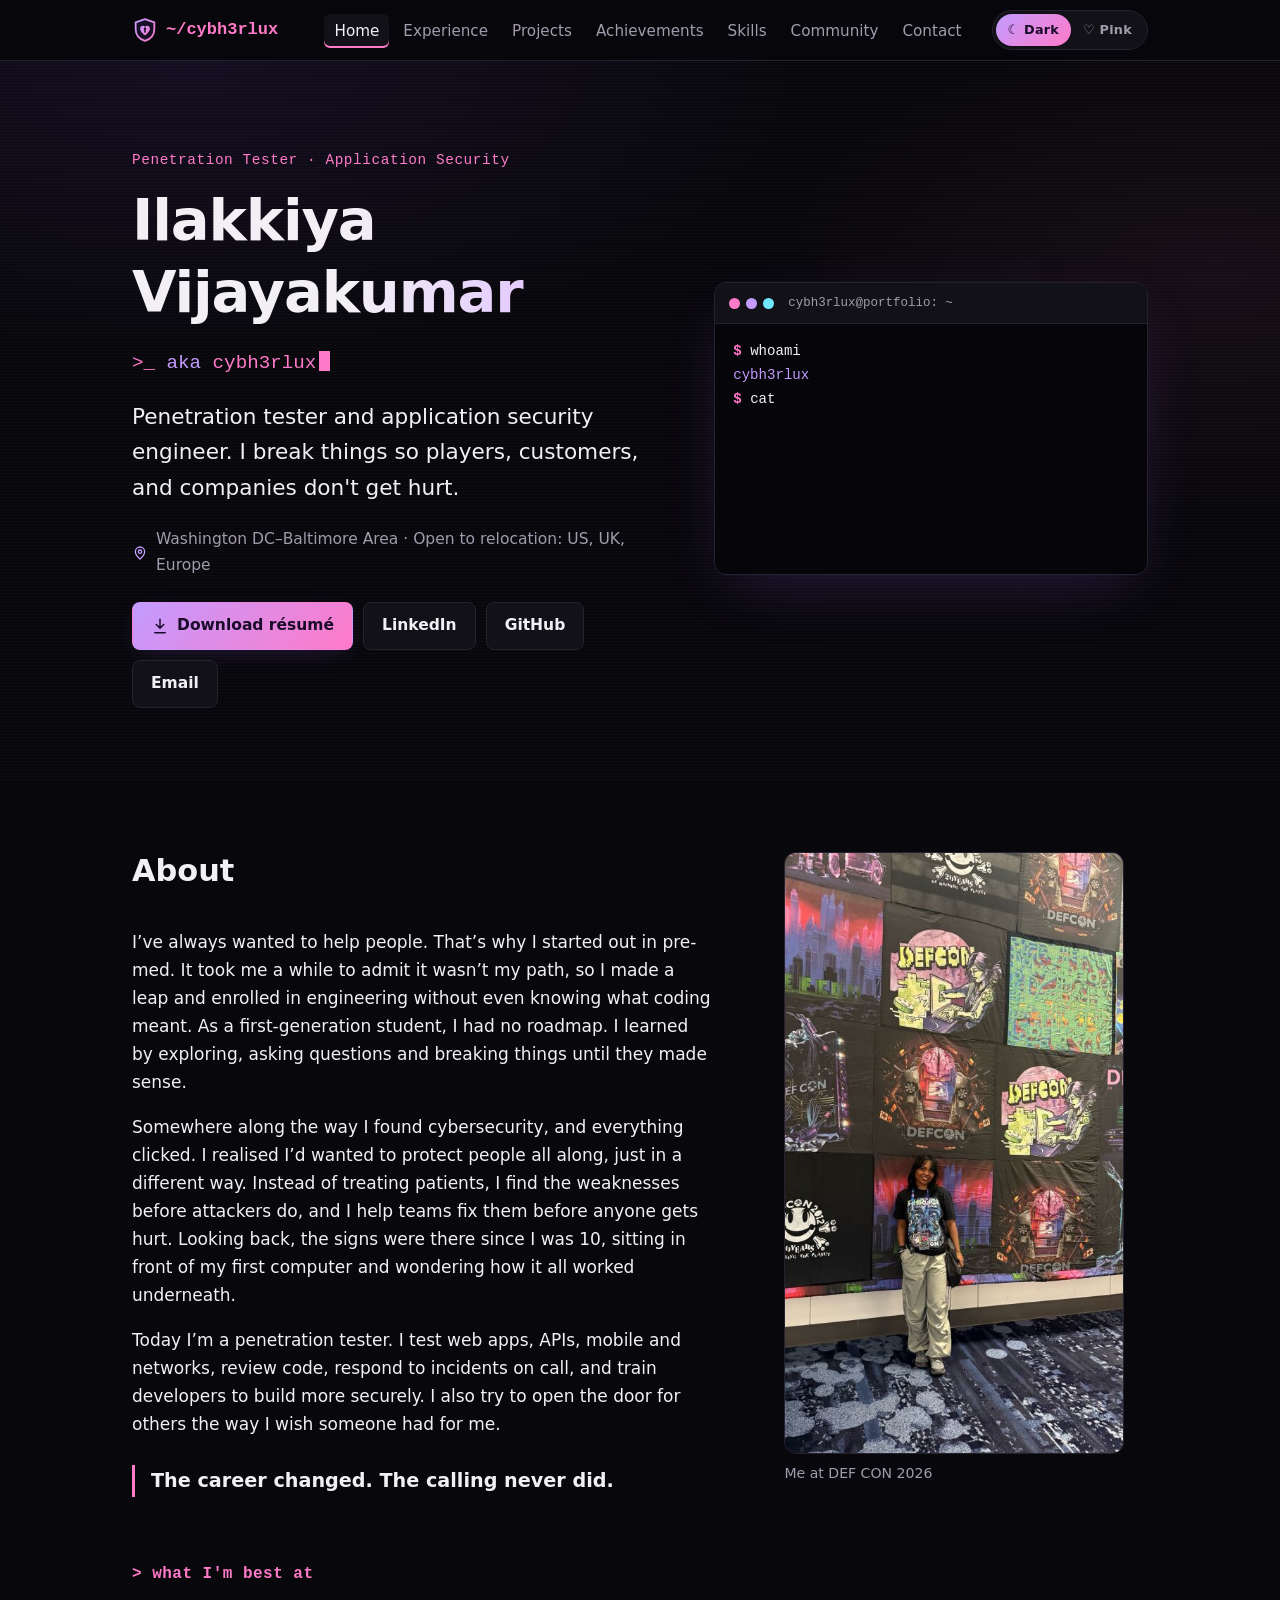
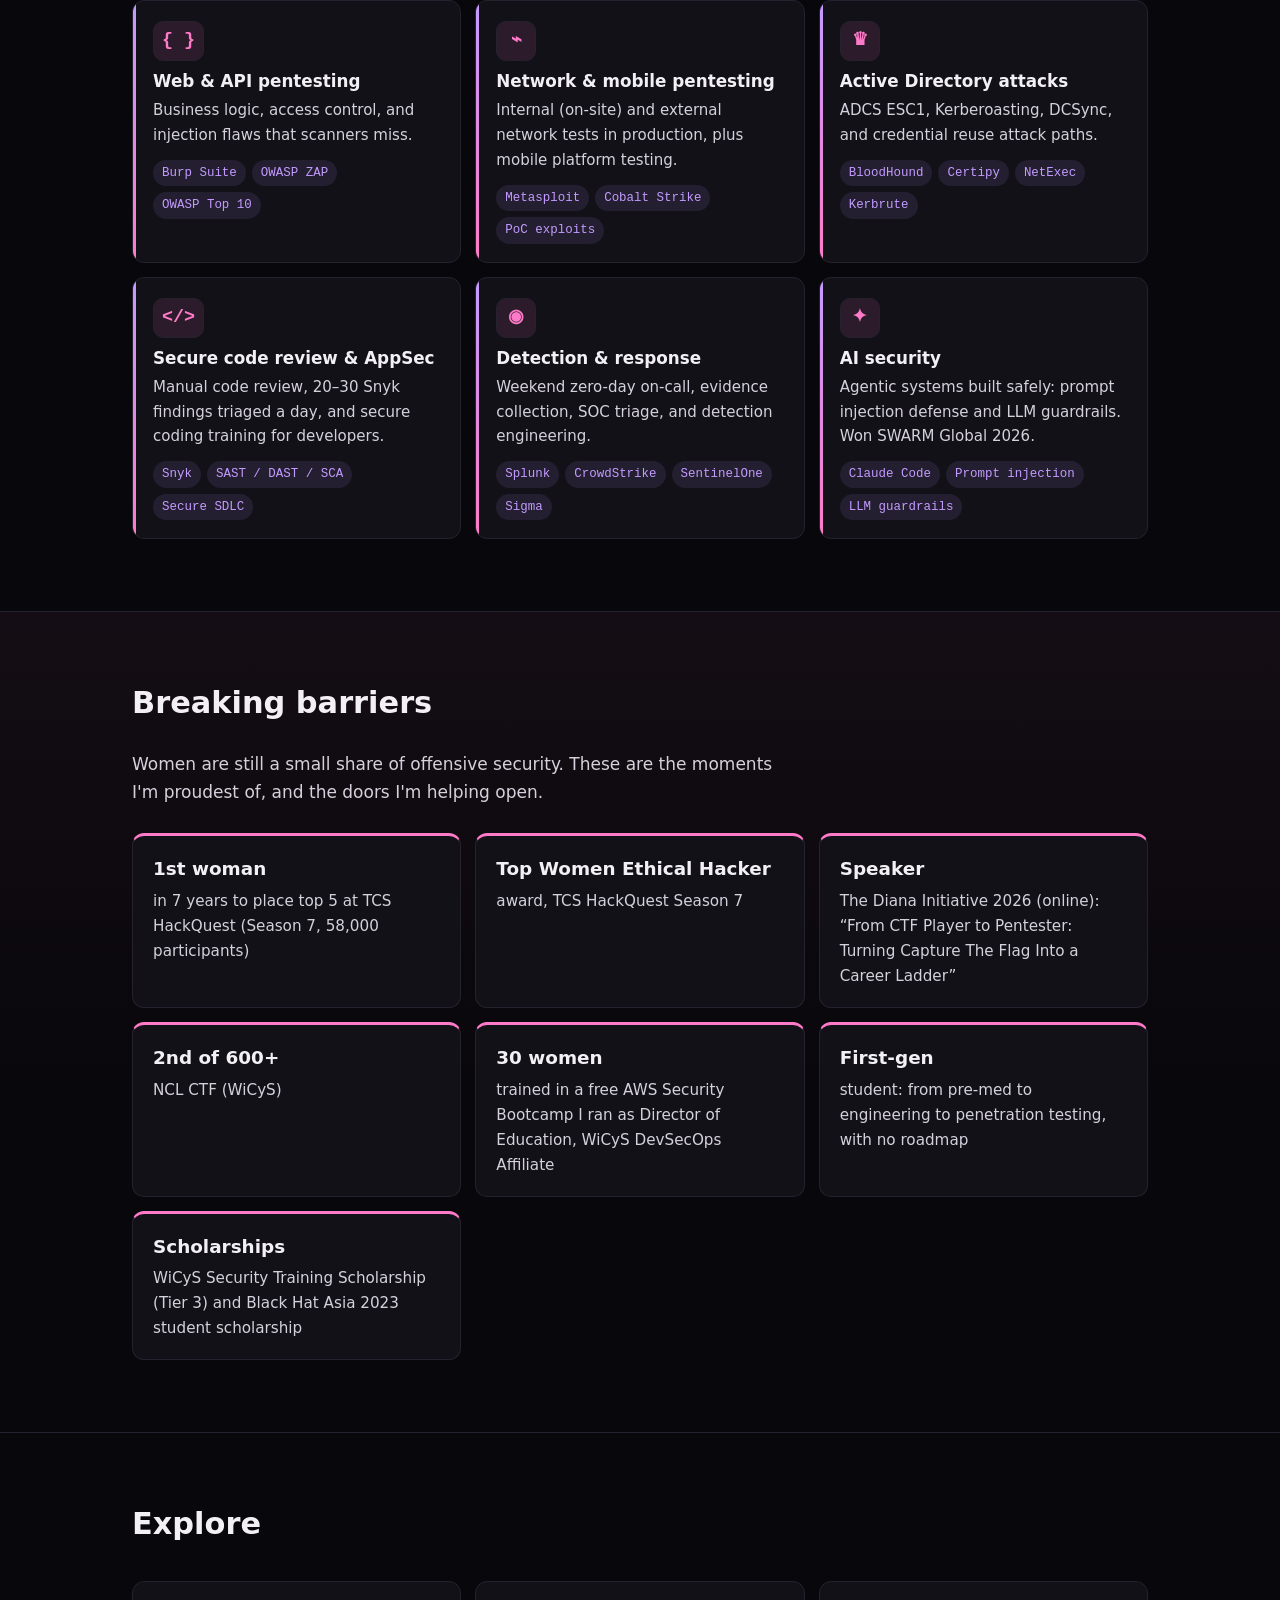
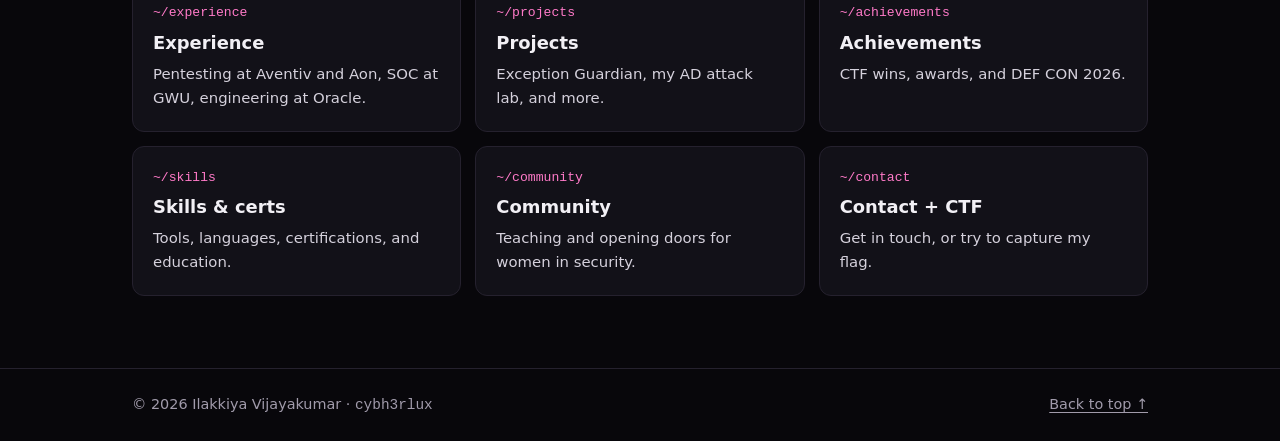
<file: index.html>
<!doctype html>
<html lang="en">
<head>
  <meta charset="utf-8">
  <meta name="viewport" content="width=device-width, initial-scale=1">
  <title>Ilakkiya Vijayakumar (cybh3rlux) | Penetration Tester & AppSec Engineer</title>
  <meta name="description" content="Ilakkiya Vijayakumar (cybh3rlux): penetration tester and application security engineer. Winner, Anthropic × Tenable SWARM Global 2026.">
  <meta name="theme-color" content="#08070b">
  <meta property="og:type" content="website">
  <meta property="og:title" content="Ilakkiya Vijayakumar (cybh3rlux) | Penetration Tester & AppSec Engineer">
  <meta property="og:description" content="Ilakkiya Vijayakumar (cybh3rlux): penetration tester and application security engineer. Winner, Anthropic × Tenable SWARM Global 2026.">
  <meta property="og:url" content="https://ilakkiya-v.github.io/">
  <meta property="og:site_name" content="cybh3rlux">
  <meta property="og:image" content="https://ilakkiya-v.github.io/assets/og-card.jpg?v=2">
  <meta property="og:image:type" content="image/jpeg">
  <meta property="og:image:width" content="1200">
  <meta property="og:image:height" content="630">
  <meta property="og:image:alt" content="cybh3rlux: Ilakkiya Vijayakumar, penetration tester and application security engineer">
  <meta name="twitter:card" content="summary_large_image">
  <meta name="twitter:image" content="https://ilakkiya-v.github.io/assets/og-card.jpg?v=2">
  <link rel="icon" href="assets/logo.svg" type="image/svg+xml">
  <script>document.documentElement.classList.add("js");try{if(localStorage.getItem("theme")==="pink")document.documentElement.dataset.theme="pink"}catch(e){}</script>
  <link rel="stylesheet" href="styles.css">
</head>
<body>
  <!--
    hey hacker 👋 you opened the source. nice.
    flag part 1/3: flag{c4r33r_
    the other two pieces are hiding in the console and in robots.txt
  -->
  <a class="skip-link" href="#main">Skip to content</a>

  <header class="site-header" id="top">
    <nav class="nav container" aria-label="Main">
      <a class="brand" href="index.html" aria-label="cybh3rlux, home"><img src="assets/logo.svg" width="26" height="26" alt=""><span class="brand-text"><span aria-hidden="true">~/</span>cybh3rlux</span></a>
      <div class="nav-actions">
        <div class="theme-switch" role="group" aria-label="Color theme">
          <button type="button" data-theme-choice="dark" aria-pressed="true">Dark</button>
          <button type="button" data-theme-choice="pink" aria-pressed="false">Pink</button>
        </div>
        <button class="nav-toggle" aria-expanded="false" aria-controls="nav-links">
          <span class="sr-only">Menu</span>
          <svg aria-hidden="true" width="22" height="22" viewBox="0 0 24 24" fill="none" stroke="currentColor" stroke-width="2" stroke-linecap="round"><path d="M4 7h16M4 12h16M4 17h16"/></svg>
        </button>
      </div>
      <ul class="nav-links" id="nav-links">
        <li><a href="index.html" aria-current="page">Home</a></li>
        <li><a href="experience.html">Experience</a></li>
        <li><a href="projects.html">Projects</a></li>
        <li><a href="achievements.html">Achievements</a></li>
        <li><a href="skills.html">Skills</a></li>
        <li><a href="community.html">Community</a></li>
        <li><a href="contact.html">Contact</a></li>
      </ul>
    </nav>
  </header>

  <main id="main">
    <!-- HERO -->
    <section class="hero">
      <canvas class="rain" aria-hidden="true"></canvas>
      <div class="container hero-grid">
        <div class="hero-text">
        <p class="eyebrow mono">Penetration Tester · Application Security</p>
        <h1 data-scramble>Ilakkiya Vijayakumar</h1>
        <p class="handle"><span aria-hidden="true">&gt;_ </span>aka <span class="glitch" data-text="cybh3rlux">cybh3rlux</span><span class="cursor" aria-hidden="true"></span></p>
        <p class="tagline">Penetration tester and application security engineer. I break things so players, customers, and companies don't get hurt.</p>
        <p class="location">
          <svg aria-hidden="true" width="16" height="16" viewBox="0 0 24 24" fill="none" stroke="currentColor" stroke-width="2"><path d="M12 21s-7-6.2-7-11a7 7 0 1 1 14 0c0 4.8-7 11-7 11z"/><circle cx="12" cy="10" r="2.5"/></svg>
          Washington DC–Baltimore Area · Open to relocation: US, UK, Europe
        </p>
        <div class="btn-row">
          <a class="btn btn-primary" href="assets/Ilakkiya_Vijayakumar_Resume_updated.pdf" download="Ilakkiya-Vijayakumar-Resume.pdf">
            <svg aria-hidden="true" width="18" height="18" viewBox="0 0 24 24" fill="none" stroke="currentColor" stroke-width="2" stroke-linecap="round" stroke-linejoin="round"><path d="M12 3v12m0 0l-5-5m5 5l5-5M5 21h14"/></svg>
            Download résumé
          </a>
          <a class="btn" href="https://www.linkedin.com/in/ilakkiya-v" target="_blank" rel="noopener">LinkedIn</a>
          <a class="btn" href="https://github.com/ilakkiya-v" target="_blank" rel="noopener">GitHub</a>
          <a class="btn" href="mailto:ilakkiya.vijay002@gmail.com">Email</a>
        </div>
        </div>
        <div class="terminal" role="group" aria-label="Terminal. whoami: cybh3rlux. Role: penetration tester and AppSec engineer. Focus: web, API, mobile, network, AI security. Wins: SWARM 2026 1st, TCS HackQuest top 5, WiCyS CTF 2nd, Amazon CTF 2nd.">
          <div class="term-bar" aria-hidden="true"><span></span><span></span><span></span><em>cybh3rlux@portfolio: ~</em></div>
          <pre class="term-body" aria-hidden="true"><span class="ln"><b>$</b> <i data-type>whoami</i></span>
<span class="out" data-type>cybh3rlux</span>
<span class="ln"><b>$</b> <i data-type>cat role.txt</i></span>
<span class="out" data-type>penetration tester · appsec engineer</span>
<span class="ln"><b>$</b> <i data-type>cat focus.txt</i></span>
<span class="out" data-type>web · api · mobile · network · ai security</span>
<span class="ln"><b>$</b> <i data-type>ls ./wins</i></span>
<span class="out wins" data-type>swarm-2026-1st  tcs-hackquest-top5
wicys-ctf-2nd    amazon-ctf-2nd</span>
<span class="ln"><b>$</b> <span class="cursor"></span></span></pre>
        </div>
      </div>
    </section>

    <!-- ABOUT -->
    <section id="about" class="section" aria-labelledby="about-title">
      <div class="container">
        <div class="about-grid">
        <div>
          <h2 id="about-title" class="section-title">About</h2>
          <p>I’ve always wanted to help people. That’s why I started out in pre-med. It took me a while to admit it wasn’t my path, so I made a leap and enrolled in engineering without even knowing what coding meant. As a first-generation student, I had no roadmap. I learned by exploring, asking questions and breaking things until they made sense.</p>
          <p>Somewhere along the way I found cybersecurity, and everything clicked. I realised I’d wanted to protect people all along, just in a different way. Instead of treating patients, I find the weaknesses before attackers do, and I help teams fix them before anyone gets hurt. Looking back, the signs were there since I was 10, sitting in front of my first computer and wondering how it all worked underneath.</p>
          <p>Today I’m a penetration tester. I test web apps, APIs, mobile and networks, review code, respond to incidents on call, and train developers to build more securely. I also try to open the door for others the way I wish someone had for me.</p>
          <p class="calling">The career changed. The calling never did.</p>
        </div>
        <figure class="about-photo">
          <img src="assets/me-at-defcon-2026.jpeg" width="480" height="853" alt="Me at DEF CON 2026, standing in front of a wall of DEF CON artwork banners" loading="lazy" decoding="async">
          <figcaption>Me at DEF CON 2026</figcaption>
        </figure>
        </div>

        <div class="core-skills">
          <h3 class="core-title mono"><span aria-hidden="true">&gt; </span>what I'm best at</h3>
          <ul class="core-grid">
            <li class="core reveal">
              <span class="core-icon" aria-hidden="true">{ }</span>
              <h4>Web &amp; API pentesting</h4>
              <p>Business logic, access control, and injection flaws that scanners miss.</p>
              <p class="tags"><span>Burp Suite</span><span>OWASP ZAP</span><span>OWASP Top 10</span></p>
            </li>
            <li class="core reveal">
              <span class="core-icon" aria-hidden="true">⌁</span>
              <h4>Network &amp; mobile pentesting</h4>
              <p>Internal (on-site) and external network tests in production, plus mobile platform testing.</p>
              <p class="tags"><span>Metasploit</span><span>Cobalt Strike</span><span>PoC exploits</span></p>
            </li>
            <li class="core reveal">
              <span class="core-icon" aria-hidden="true">♛</span>
              <h4>Active Directory attacks</h4>
              <p>ADCS ESC1, Kerberoasting, DCSync, and credential reuse attack paths.</p>
              <p class="tags"><span>BloodHound</span><span>Certipy</span><span>NetExec</span><span>Kerbrute</span></p>
            </li>
            <li class="core reveal">
              <span class="core-icon" aria-hidden="true">&lt;/&gt;</span>
              <h4>Secure code review &amp; AppSec</h4>
              <p>Manual code review, 20–30 Snyk findings triaged a day, and secure coding training for developers.</p>
              <p class="tags"><span>Snyk</span><span>SAST / DAST / SCA</span><span>Secure SDLC</span></p>
            </li>
            <li class="core reveal">
              <span class="core-icon" aria-hidden="true">◉</span>
              <h4>Detection &amp; response</h4>
              <p>Weekend zero-day on-call, evidence collection, SOC triage, and detection engineering.</p>
              <p class="tags"><span>Splunk</span><span>CrowdStrike</span><span>SentinelOne</span><span>Sigma</span></p>
            </li>
            <li class="core reveal">
              <span class="core-icon" aria-hidden="true">✦</span>
              <h4>AI security</h4>
              <p>Agentic systems built safely: prompt injection defense and LLM guardrails. Won SWARM Global 2026.</p>
              <p class="tags"><span>Claude Code</span><span>Prompt injection</span><span>LLM guardrails</span></p>
            </li>
          </ul>
        </div>
      </div>
    </section>

    <!-- BREAKING BARRIERS -->
    <section id="barriers" class="section barriers" aria-labelledby="barriers-title">
      <div class="container">
        <h2 id="barriers-title" class="section-title">Breaking barriers</h2>
        <p class="section-lead">Women are still a small share of offensive security. These are the moments I'm proudest of, and the doors I'm helping open.</p>
        <ul class="barrier-grid">
          <li class="barrier"><span class="barrier-big">1st woman</span><span>in 7 years to place top 5 at TCS HackQuest (Season 7, 58,000 participants)</span></li>
          <li class="barrier"><span class="barrier-big">Top Women Ethical Hacker</span><span>award, TCS HackQuest Season 7</span></li>
          <li class="barrier"><span class="barrier-big">Speaker</span><span>The Diana Initiative 2026 (online): “From CTF Player to Pentester: Turning Capture The Flag Into a Career Ladder”</span></li>
          <li class="barrier"><span class="barrier-big">2nd of 600+</span><span>NCL CTF (WiCyS)</span></li>
          <li class="barrier"><span class="barrier-big">30 women</span><span>trained in a free AWS Security Bootcamp I ran as Director of Education, WiCyS DevSecOps Affiliate</span></li>
          <li class="barrier"><span class="barrier-big">First-gen</span><span>student: from pre-med to engineering to penetration testing, with no roadmap</span></li>
          <li class="barrier"><span class="barrier-big">Scholarships</span><span>WiCyS Security Training Scholarship (Tier 3) and Black Hat Asia 2023 student scholarship</span></li>
        </ul>
      </div>
    </section>

    <!-- EXPLORE -->
    <section class="section explore" aria-labelledby="explore-title">
      <div class="container">
        <h2 id="explore-title" class="section-title">Explore</h2>
        <ul class="explore-grid">
          <li><a class="explore-card reveal" href="experience.html"><span class="mono">~/experience</span><strong>Experience</strong><span>Pentesting at Aventiv and Aon, SOC at GWU, engineering at Oracle.</span></a></li>
          <li><a class="explore-card reveal" href="projects.html"><span class="mono">~/projects</span><strong>Projects</strong><span>Exception Guardian, my AD attack lab, and more.</span></a></li>
          <li><a class="explore-card reveal" href="achievements.html"><span class="mono">~/achievements</span><strong>Achievements</strong><span>CTF wins, awards, and DEF CON 2026.</span></a></li>
          <li><a class="explore-card reveal" href="skills.html"><span class="mono">~/skills</span><strong>Skills &amp; certs</strong><span>Tools, languages, certifications, and education.</span></a></li>
          <li><a class="explore-card reveal" href="community.html"><span class="mono">~/community</span><strong>Community</strong><span>Teaching and opening doors for women in security.</span></a></li>
          <li><a class="explore-card reveal" href="contact.html"><span class="mono">~/contact</span><strong>Contact + CTF</strong><span>Get in touch, or try to capture my flag.</span></a></li>
        </ul>
      </div>
    </section>
  </main>

  <footer class="site-footer">
    <div class="container">
      <p>© <span id="year">2026</span> Ilakkiya Vijayakumar · <span class="mono">cybh3rlux</span></p>
      <a href="#top">Back to top ↑</a>
    </div>
  </footer>

  <script src="script.js" defer></script>
</body>
</html>
</file>
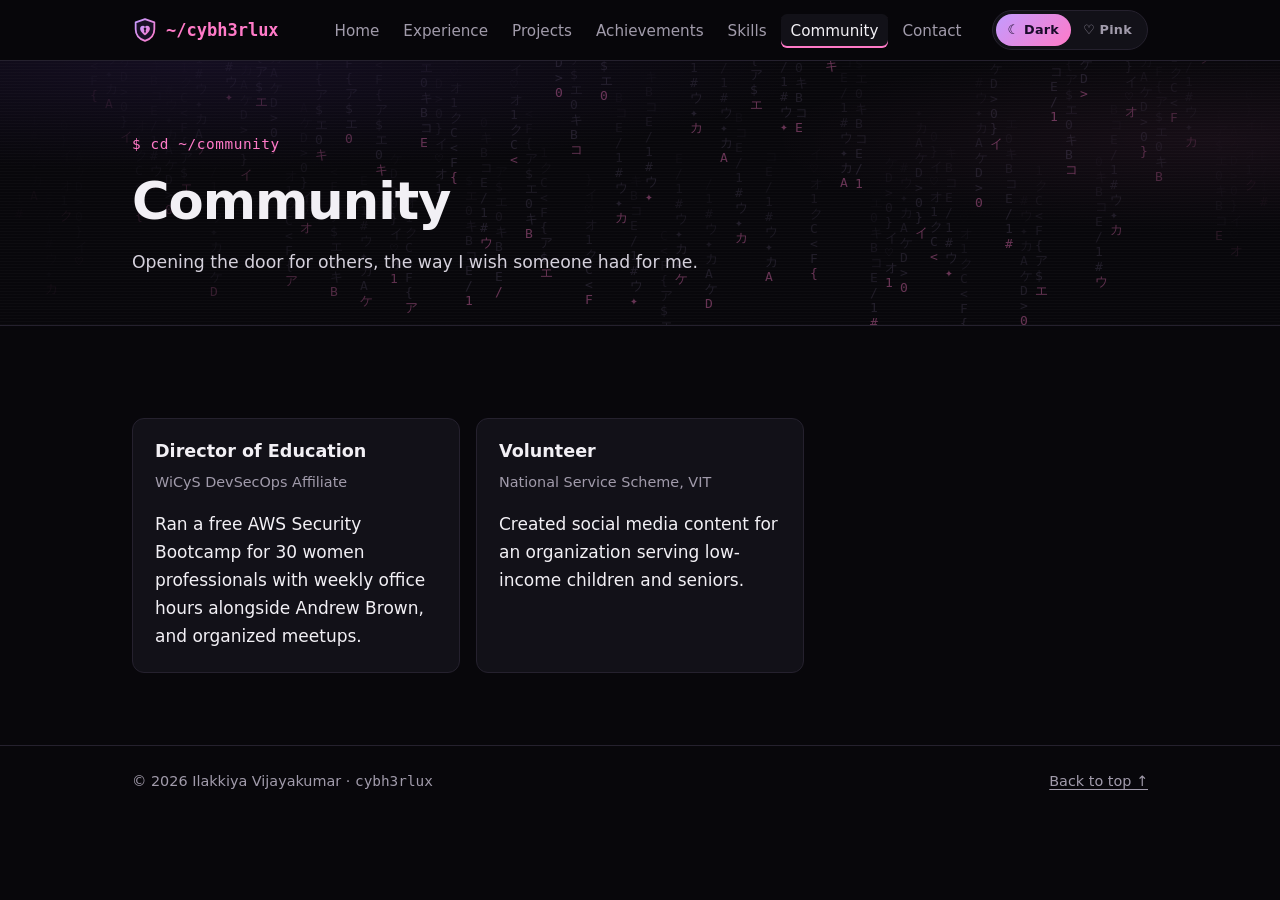
<file: community.html>
<!doctype html>
<html lang="en">
<head>
  <meta charset="utf-8">
  <meta name="viewport" content="width=device-width, initial-scale=1">
  <title>Community | cybh3rlux</title>
  <meta name="description" content="Community work by Ilakkiya Vijayakumar, including WiCyS DevSecOps Affiliate.">
  <meta name="theme-color" content="#08070b">
  <meta property="og:type" content="website">
  <meta property="og:title" content="Community | cybh3rlux">
  <meta property="og:description" content="Community work by Ilakkiya Vijayakumar, including WiCyS DevSecOps Affiliate.">
  <meta property="og:url" content="https://ilakkiya-v.github.io/community.html">
  <meta property="og:site_name" content="cybh3rlux">
  <meta property="og:image" content="https://ilakkiya-v.github.io/assets/og-card.jpg?v=2">
  <meta property="og:image:type" content="image/jpeg">
  <meta property="og:image:width" content="1200">
  <meta property="og:image:height" content="630">
  <meta property="og:image:alt" content="cybh3rlux: Ilakkiya Vijayakumar, penetration tester and application security engineer">
  <meta name="twitter:card" content="summary_large_image">
  <meta name="twitter:image" content="https://ilakkiya-v.github.io/assets/og-card.jpg?v=2">
  <link rel="icon" href="assets/logo.svg" type="image/svg+xml">
  <script>document.documentElement.classList.add("js");try{if(localStorage.getItem("theme")==="pink")document.documentElement.dataset.theme="pink"}catch(e){}</script>
  <link rel="stylesheet" href="styles.css">
</head>
<body>
  <a class="skip-link" href="#main">Skip to content</a>

  <header class="site-header" id="top">
    <nav class="nav container" aria-label="Main">
      <a class="brand" href="index.html" aria-label="cybh3rlux, home"><img src="assets/logo.svg" width="26" height="26" alt=""><span class="brand-text"><span aria-hidden="true">~/</span>cybh3rlux</span></a>
      <div class="nav-actions">
        <div class="theme-switch" role="group" aria-label="Color theme">
          <button type="button" data-theme-choice="dark" aria-pressed="true">Dark</button>
          <button type="button" data-theme-choice="pink" aria-pressed="false">Pink</button>
        </div>
        <button class="nav-toggle" aria-expanded="false" aria-controls="nav-links">
          <span class="sr-only">Menu</span>
          <svg aria-hidden="true" width="22" height="22" viewBox="0 0 24 24" fill="none" stroke="currentColor" stroke-width="2" stroke-linecap="round"><path d="M4 7h16M4 12h16M4 17h16"/></svg>
        </button>
      </div>
      <ul class="nav-links" id="nav-links">
        <li><a href="index.html">Home</a></li>
        <li><a href="experience.html">Experience</a></li>
        <li><a href="projects.html">Projects</a></li>
        <li><a href="achievements.html">Achievements</a></li>
        <li><a href="skills.html">Skills</a></li>
        <li><a href="community.html" aria-current="page">Community</a></li>
        <li><a href="contact.html">Contact</a></li>
      </ul>
    </nav>
  </header>

  <main id="main">
    <section class="page-hero" aria-labelledby="page-title">
      <canvas class="rain" aria-hidden="true"></canvas>
      <div class="container">
        <p class="eyebrow mono"><span aria-hidden="true">$ </span>cd ~/community</p>
        <h1 id="page-title" data-scramble>Community</h1>
        <p class="page-lead">Opening the door for others, the way I wish someone had for me.</p>
      </div>
    </section>

    <!-- COMMUNITY -->
    <section id="community" class="section" aria-labelledby="page-title">
      <div class="container">
        <div class="card-grid">
          <article class="card">
            <h3>Director of Education</h3>
            <p class="meta">WiCyS DevSecOps Affiliate</p>
            <p>Ran a free AWS Security Bootcamp for 30 women professionals with weekly office hours alongside Andrew Brown, and organized meetups.</p>
          </article>
          <article class="card">
            <h3>Volunteer</h3>
            <p class="meta">National Service Scheme, VIT</p>
            <p>Created social media content for an organization serving low-income children and seniors.</p>
          </article>
        </div>
      </div>
    </section>
  </main>

  <footer class="site-footer">
    <div class="container">
      <p>© <span id="year">2026</span> Ilakkiya Vijayakumar · <span class="mono">cybh3rlux</span></p>
      <a href="#top">Back to top ↑</a>
    </div>
  </footer>

  <script src="script.js" defer></script>
</body>
</html>
</file>
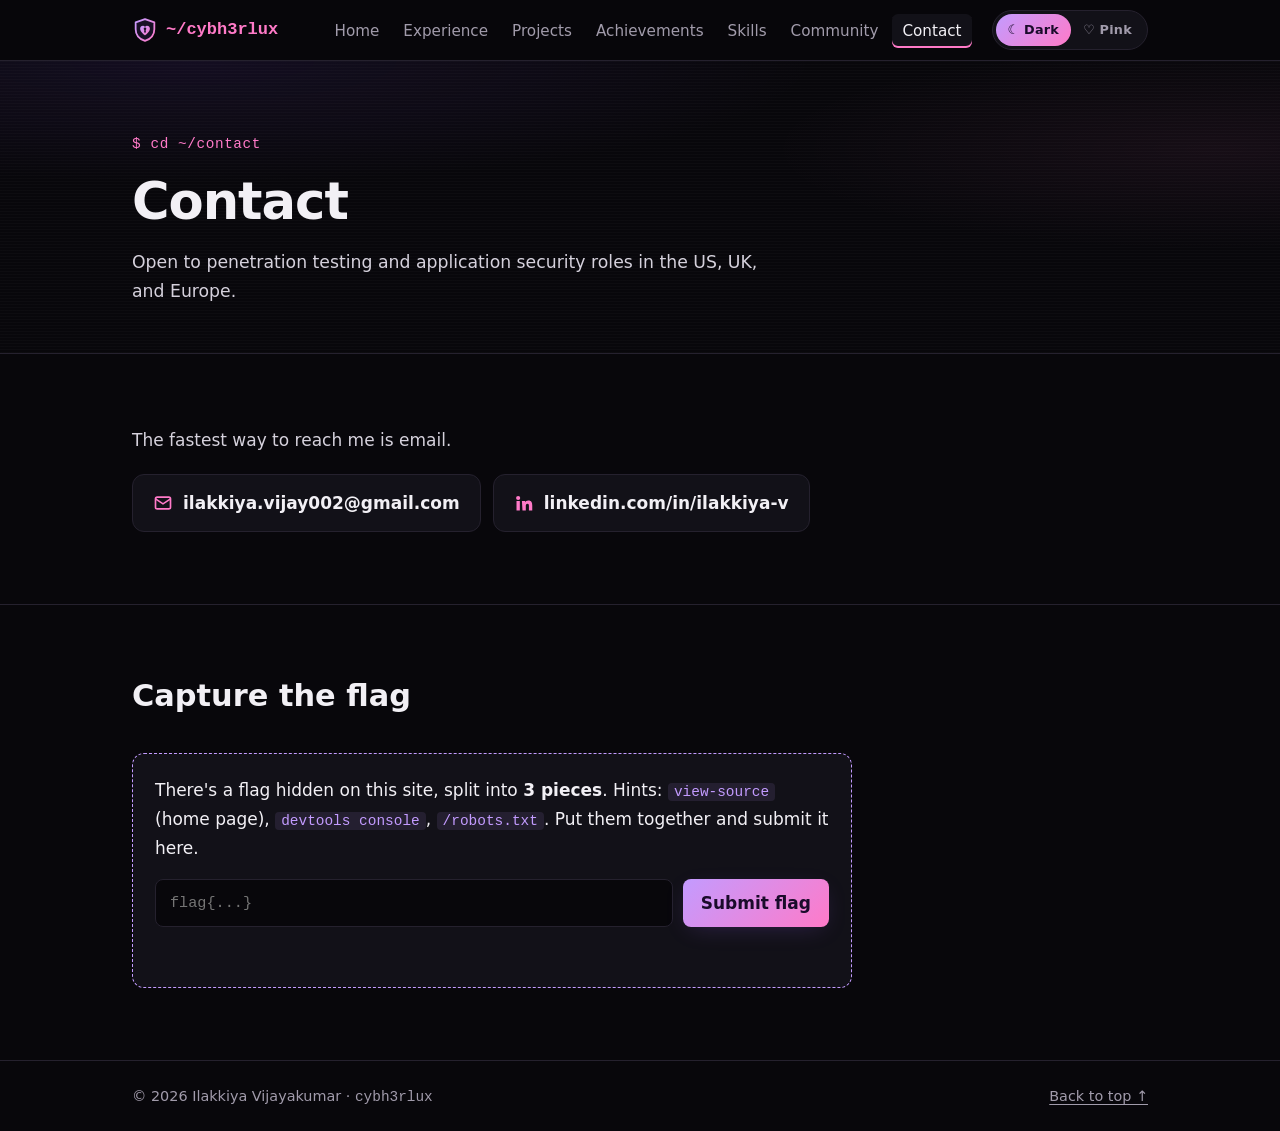
<file: contact.html>
<!doctype html>
<html lang="en">
<head>
  <meta charset="utf-8">
  <meta name="viewport" content="width=device-width, initial-scale=1">
  <title>Contact | cybh3rlux</title>
  <meta name="description" content="Contact Ilakkiya Vijayakumar by email or LinkedIn.">
  <meta name="theme-color" content="#08070b">
  <meta property="og:type" content="website">
  <meta property="og:title" content="Contact | cybh3rlux">
  <meta property="og:description" content="Contact Ilakkiya Vijayakumar by email or LinkedIn.">
  <meta property="og:url" content="https://ilakkiya-v.github.io/contact.html">
  <meta property="og:site_name" content="cybh3rlux">
  <meta property="og:image" content="https://ilakkiya-v.github.io/assets/og-card.jpg?v=2">
  <meta property="og:image:type" content="image/jpeg">
  <meta property="og:image:width" content="1200">
  <meta property="og:image:height" content="630">
  <meta property="og:image:alt" content="cybh3rlux: Ilakkiya Vijayakumar, penetration tester and application security engineer">
  <meta name="twitter:card" content="summary_large_image">
  <meta name="twitter:image" content="https://ilakkiya-v.github.io/assets/og-card.jpg?v=2">
  <link rel="icon" href="assets/logo.svg" type="image/svg+xml">
  <script>document.documentElement.classList.add("js");try{if(localStorage.getItem("theme")==="pink")document.documentElement.dataset.theme="pink"}catch(e){}</script>
  <link rel="stylesheet" href="styles.css">
</head>
<body>
  <a class="skip-link" href="#main">Skip to content</a>

  <header class="site-header" id="top">
    <nav class="nav container" aria-label="Main">
      <a class="brand" href="index.html" aria-label="cybh3rlux, home"><img src="assets/logo.svg" width="26" height="26" alt=""><span class="brand-text"><span aria-hidden="true">~/</span>cybh3rlux</span></a>
      <div class="nav-actions">
        <div class="theme-switch" role="group" aria-label="Color theme">
          <button type="button" data-theme-choice="dark" aria-pressed="true">Dark</button>
          <button type="button" data-theme-choice="pink" aria-pressed="false">Pink</button>
        </div>
        <button class="nav-toggle" aria-expanded="false" aria-controls="nav-links">
          <span class="sr-only">Menu</span>
          <svg aria-hidden="true" width="22" height="22" viewBox="0 0 24 24" fill="none" stroke="currentColor" stroke-width="2" stroke-linecap="round"><path d="M4 7h16M4 12h16M4 17h16"/></svg>
        </button>
      </div>
      <ul class="nav-links" id="nav-links">
        <li><a href="index.html">Home</a></li>
        <li><a href="experience.html">Experience</a></li>
        <li><a href="projects.html">Projects</a></li>
        <li><a href="achievements.html">Achievements</a></li>
        <li><a href="skills.html">Skills</a></li>
        <li><a href="community.html">Community</a></li>
        <li><a href="contact.html" aria-current="page">Contact</a></li>
      </ul>
    </nav>
  </header>

  <main id="main">
    <section class="page-hero" aria-labelledby="page-title">
      <canvas class="rain" aria-hidden="true"></canvas>
      <div class="container">
        <p class="eyebrow mono"><span aria-hidden="true">$ </span>cd ~/contact</p>
        <h1 id="page-title" data-scramble>Contact</h1>
        <p class="page-lead">Open to penetration testing and application security roles in the US, UK, and Europe.</p>
      </div>
    </section>

    <!-- CONTACT -->
    <section id="contact" class="section contact" aria-labelledby="page-title">
      <div class="container">
        <p class="contact-lead">The fastest way to reach me is email.</p>
        <ul class="contact-links">
          <li>
            <a href="mailto:ilakkiya.vijay002@gmail.com">
              <svg aria-hidden="true" width="20" height="20" viewBox="0 0 24 24" fill="none" stroke="currentColor" stroke-width="2"><rect x="3" y="5" width="18" height="14" rx="2"/><path d="M3 7l9 6 9-6"/></svg>
              ilakkiya.vijay002@gmail.com
            </a>
          </li>
          <li>
            <a href="https://www.linkedin.com/in/ilakkiya-v" target="_blank" rel="noopener">
              <svg aria-hidden="true" width="20" height="20" viewBox="0 0 24 24" fill="currentColor"><path d="M4.98 3.5a2.5 2.5 0 1 1 0 5 2.5 2.5 0 0 1 0-5zM3 9.5h4V21H3zM9.5 9.5h3.8v1.6h.06c.53-1 1.83-2.06 3.77-2.06 4.03 0 4.77 2.65 4.77 6.1V21h-4v-5.2c0-1.24-.02-2.84-1.73-2.84-1.73 0-2 1.35-2 2.75V21h-4z"/></svg>
              linkedin.com/in/ilakkiya-v
            </a>
          </li>
        </ul>
      </div>
    </section>

    <!-- CAPTURE THE FLAG -->
    <section id="ctf" class="section ctf" aria-labelledby="ctf-title">
      <div class="container">
        <h2 id="ctf-title" class="section-title">Capture the flag</h2>
        <div class="ctf-card">
          <p>There's a flag hidden on this site, split into <strong>3 pieces</strong>. Hints: <code>view-source</code> (home page), <code>devtools console</code>, <code>/robots.txt</code>. Put them together and submit it here.</p>
          <form class="ctf-form" novalidate>
            <label for="flag-input" class="sr-only">Flag</label>
            <input id="flag-input" name="flag" type="text" placeholder="flag{...}" autocomplete="off" spellcheck="false" required>
            <button class="btn btn-primary" type="submit">Submit flag</button>
          </form>
          <p class="ctf-result" role="status" aria-live="polite"></p>
        </div>
      </div>
    </section>
  </main>

  <footer class="site-footer">
    <div class="container">
      <p>© <span id="year">2026</span> Ilakkiya Vijayakumar · <span class="mono">cybh3rlux</span></p>
      <a href="#top">Back to top ↑</a>
    </div>
  </footer>

  <script src="script.js" defer></script>
</body>
</html>
</file>
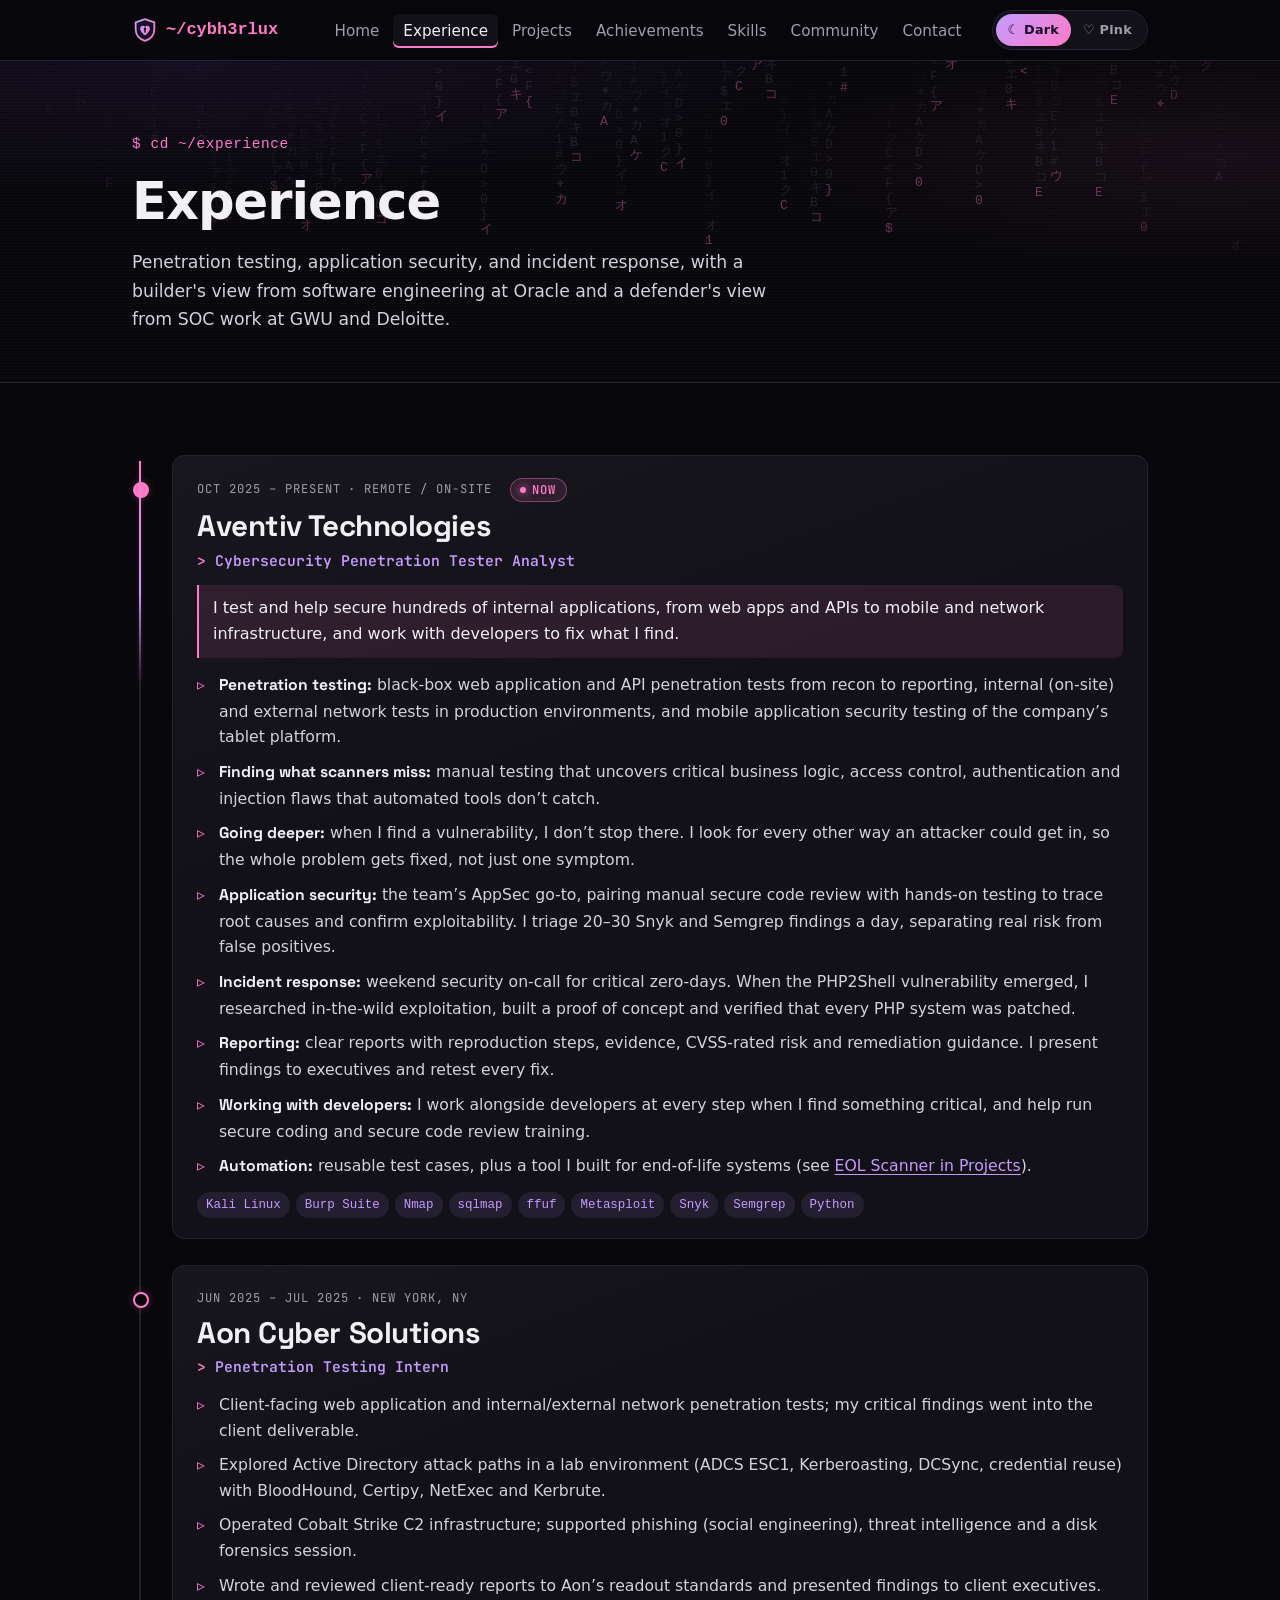
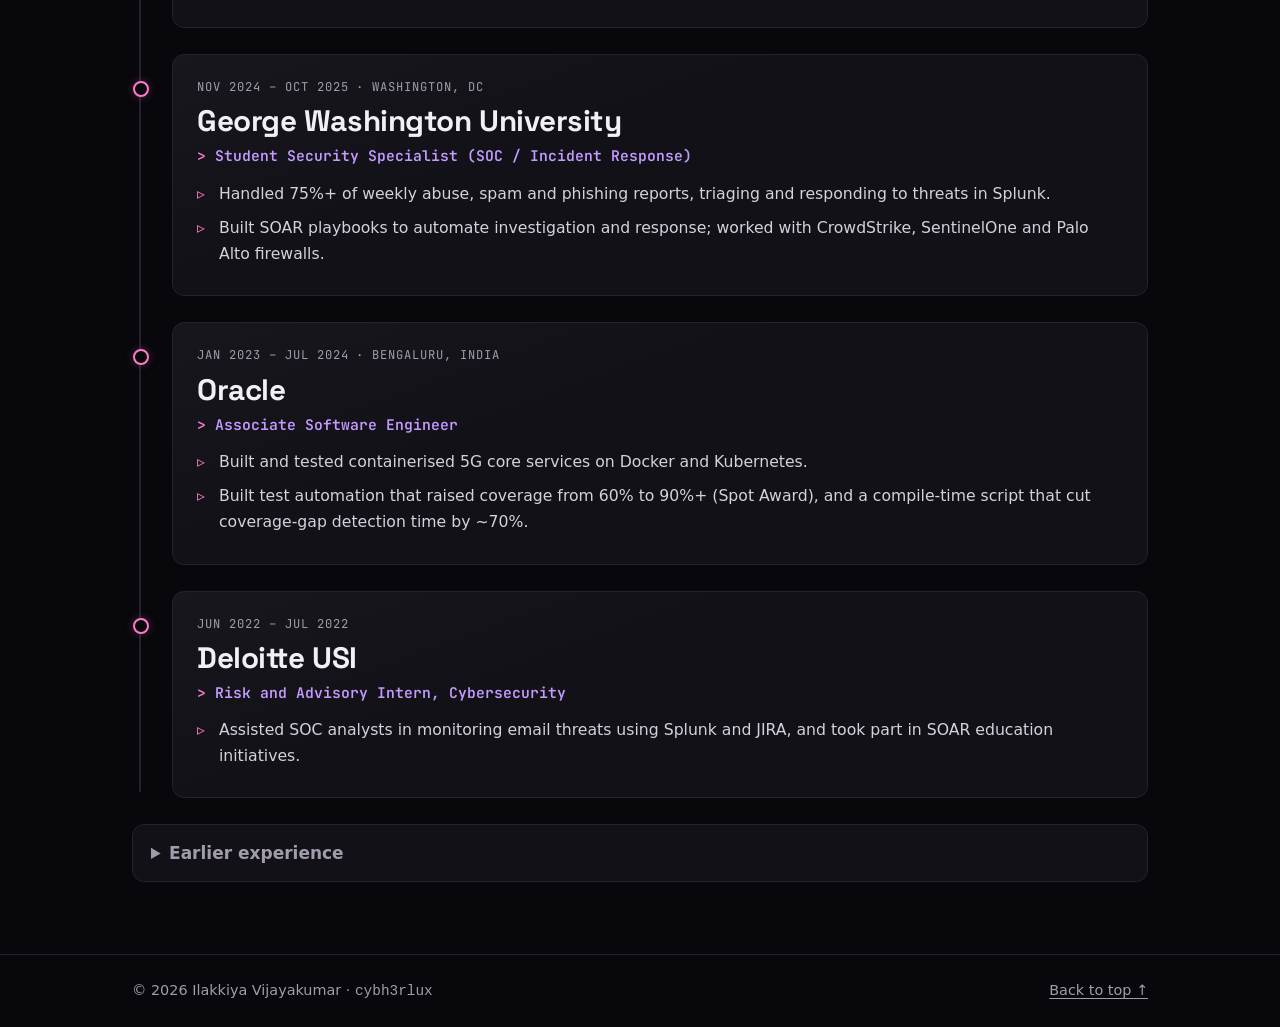
<file: experience.html>
<!doctype html>
<html lang="en">
<head>
  <meta charset="utf-8">
  <meta name="viewport" content="width=device-width, initial-scale=1">
  <title>Experience | cybh3rlux</title>
  <meta name="description" content="Penetration testing, application security, SOC, and engineering experience of Ilakkiya Vijayakumar.">
  <meta name="theme-color" content="#08070b">
  <meta property="og:type" content="website">
  <meta property="og:title" content="Experience | cybh3rlux">
  <meta property="og:description" content="Penetration testing, application security, SOC, and engineering experience of Ilakkiya Vijayakumar.">
  <meta property="og:url" content="https://ilakkiya-v.github.io/experience.html">
  <meta property="og:site_name" content="cybh3rlux">
  <meta property="og:image" content="https://ilakkiya-v.github.io/assets/og-card.jpg?v=2">
  <meta property="og:image:type" content="image/jpeg">
  <meta property="og:image:width" content="1200">
  <meta property="og:image:height" content="630">
  <meta property="og:image:alt" content="cybh3rlux: Ilakkiya Vijayakumar, penetration tester and application security engineer">
  <meta name="twitter:card" content="summary_large_image">
  <meta name="twitter:image" content="https://ilakkiya-v.github.io/assets/og-card.jpg?v=2">
  <link rel="icon" href="assets/logo.svg" type="image/svg+xml">
  <script>document.documentElement.classList.add("js");try{if(localStorage.getItem("theme")==="pink")document.documentElement.dataset.theme="pink"}catch(e){}</script>
  <link rel="preconnect" href="https://fonts.googleapis.com">
  <link rel="preconnect" href="https://fonts.gstatic.com" crossorigin>
  <link rel="stylesheet" href="https://fonts.googleapis.com/css2?family=JetBrains+Mono:wght@400;600&family=Space+Grotesk:wght@500;700&display=swap">
  <link rel="stylesheet" href="styles.css">
</head>
<body class="page-experience">
  <a class="skip-link" href="#main">Skip to content</a>

  <header class="site-header" id="top">
    <nav class="nav container" aria-label="Main">
      <a class="brand" href="index.html" aria-label="cybh3rlux, home"><img src="assets/logo.svg" width="26" height="26" alt=""><span class="brand-text"><span aria-hidden="true">~/</span>cybh3rlux</span></a>
      <div class="nav-actions">
        <div class="theme-switch" role="group" aria-label="Color theme">
          <button type="button" data-theme-choice="dark" aria-pressed="true">Dark</button>
          <button type="button" data-theme-choice="pink" aria-pressed="false">Pink</button>
        </div>
        <button class="nav-toggle" aria-expanded="false" aria-controls="nav-links">
          <span class="sr-only">Menu</span>
          <svg aria-hidden="true" width="22" height="22" viewBox="0 0 24 24" fill="none" stroke="currentColor" stroke-width="2" stroke-linecap="round"><path d="M4 7h16M4 12h16M4 17h16"/></svg>
        </button>
      </div>
      <ul class="nav-links" id="nav-links">
        <li><a href="index.html">Home</a></li>
        <li><a href="experience.html" aria-current="page">Experience</a></li>
        <li><a href="projects.html">Projects</a></li>
        <li><a href="achievements.html">Achievements</a></li>
        <li><a href="skills.html">Skills</a></li>
        <li><a href="community.html">Community</a></li>
        <li><a href="contact.html">Contact</a></li>
      </ul>
    </nav>
  </header>

  <main id="main">
    <section class="page-hero" aria-labelledby="page-title">
      <canvas class="rain" aria-hidden="true"></canvas>
      <div class="container">
        <p class="eyebrow mono"><span aria-hidden="true">$ </span>cd ~/experience</p>
        <h1 id="page-title" data-scramble>Experience</h1>
        <p class="page-lead">Penetration testing, application security, and incident response, with a builder's view from software engineering at Oracle and a defender's view from SOC work at GWU and Deloitte.</p>
      </div>
    </section>

    <!-- EXPERIENCE -->
    <section id="experience" class="section" aria-labelledby="page-title">
      <div class="container">

        <ol class="timeline">
          <li class="job job-current">
            <span class="job-node" aria-hidden="true"></span>
            <div class="job-head">
              <p class="job-date mono">Oct 2025 – Present · Remote / On-site <span class="live" aria-label="current role">now</span></p>
              <h2 class="job-co">Aventiv Technologies</h2>
              <p class="job-role mono"><span aria-hidden="true">&gt; </span>Cybersecurity Penetration Tester Analyst</p>
            </div>
            <p class="job-sum">I test and help secure hundreds of internal applications, from web apps and APIs to mobile and network infrastructure, and work with developers to fix what I find.</p>
            <ul class="job-points">
              <li><strong>Penetration testing:</strong> black-box web application and API penetration tests from recon to reporting, internal (on-site) and external network tests in production environments, and mobile application security testing of the company’s tablet platform.</li>
              <li><strong>Finding what scanners miss:</strong> manual testing that uncovers critical business logic, access control, authentication and injection flaws that automated tools don’t catch.</li>
              <li><strong>Going deeper:</strong> when I find a vulnerability, I don’t stop there. I look for every other way an attacker could get in, so the whole problem gets fixed, not just one symptom.</li>
              <li><strong>Application security:</strong> the team’s AppSec go-to, pairing manual secure code review with hands-on testing to trace root causes and confirm exploitability. I triage 20–30 Snyk and Semgrep findings a day, separating real risk from false positives.</li>
              <li><strong>Incident response:</strong> weekend security on-call for critical zero-days. When the PHP2Shell vulnerability emerged, I researched in-the-wild exploitation, built a proof of concept and verified that every PHP system was patched.</li>
              <li><strong>Reporting:</strong> clear reports with reproduction steps, evidence, CVSS-rated risk and remediation guidance. I present findings to executives and retest every fix.</li>
              <li><strong>Working with developers:</strong> I work alongside developers at every step when I find something critical, and help run secure coding and secure code review training.</li>
              <li><strong>Automation:</strong> reusable test cases, plus a tool I built for end-of-life systems (see <a href="projects.html">EOL Scanner in Projects</a>).</li>
            </ul>
            <p class="tags job-tags" aria-label="Toolkit"><span>Kali Linux</span><span>Burp Suite</span><span>Nmap</span><span>sqlmap</span><span>ffuf</span><span>Metasploit</span><span>Snyk</span><span>Semgrep</span><span>Python</span></p>
          </li>
          <li class="job">
            <span class="job-node" aria-hidden="true"></span>
            <div class="job-head">
              <p class="job-date mono">Jun 2025 – Jul 2025 · New York, NY</p>
              <h2 class="job-co">Aon Cyber Solutions</h2>
              <p class="job-role mono"><span aria-hidden="true">&gt; </span>Penetration Testing Intern</p>
            </div>
            <ul class="job-points">
              <li>Client-facing web application and internal/external network penetration tests; my critical findings went into the client deliverable.</li>
              <li>Explored Active Directory attack paths in a lab environment (ADCS ESC1, Kerberoasting, DCSync, credential reuse) with BloodHound, Certipy, NetExec and Kerbrute.</li>
              <li>Operated Cobalt Strike C2 infrastructure; supported phishing (social engineering), threat intelligence and a disk forensics session.</li>
              <li>Wrote and reviewed client-ready reports to Aon’s readout standards and presented findings to client executives.</li>
            </ul>
          </li>
          <li class="job">
            <span class="job-node" aria-hidden="true"></span>
            <div class="job-head">
              <p class="job-date mono">Nov 2024 – Oct 2025 · Washington, DC</p>
              <h2 class="job-co">George Washington University</h2>
              <p class="job-role mono"><span aria-hidden="true">&gt; </span>Student Security Specialist (SOC / Incident Response)</p>
            </div>
            <ul class="job-points">
              <li>Handled 75%+ of weekly abuse, spam and phishing reports, triaging and responding to threats in Splunk.</li>
              <li>Built SOAR playbooks to automate investigation and response; worked with CrowdStrike, SentinelOne and Palo Alto firewalls.</li>
            </ul>
          </li>
          <li class="job">
            <span class="job-node" aria-hidden="true"></span>
            <div class="job-head">
              <p class="job-date mono">Jan 2023 – Jul 2024 · Bengaluru, India</p>
              <h2 class="job-co">Oracle</h2>
              <p class="job-role mono"><span aria-hidden="true">&gt; </span>Associate Software Engineer</p>
            </div>
            <ul class="job-points">
              <li>Built and tested containerised 5G core services on Docker and Kubernetes.</li>
              <li>Built test automation that raised coverage from 60% to 90%+ (Spot Award), and a compile-time script that cut coverage-gap detection time by ~70%.</li>
            </ul>
          </li>
          <li class="job">
            <span class="job-node" aria-hidden="true"></span>
            <div class="job-head">
              <p class="job-date mono">Jun 2022 – Jul 2022</p>
              <h2 class="job-co">Deloitte USI</h2>
              <p class="job-role mono"><span aria-hidden="true">&gt; </span>Risk and Advisory Intern, Cybersecurity</p>
            </div>
            <ul class="job-points">
              <li>Assisted SOC analysts in monitoring email threats using Splunk and JIRA, and took part in SOAR education initiatives.</li>
            </ul>
          </li>
        </ol>

        <details class="earlier">
          <summary>Earlier experience</summary>
          <ul class="earlier-list">
            <li><strong>CTY Intern, Hewlett Packard Enterprise</strong> <span class="meta mono">Feb 2022 – Jul 2022 · Bengaluru</span><br>“Cloud Native Developer Experience” project in a team of 4, building with open-source tools.</li>
            <li><strong>Mentee, IBM</strong> <span class="meta mono">Nov 2021 – Apr 2022</span><br>Learned the IBM Z cloud platform; worked with IBM SMEs on taking our winning datathon project further.</li>
            <li><strong>Research Intern, FOSSEE IIT Bombay</strong> <span class="meta mono">Jul 2021 – Dec 2021</span></li>
            <li><strong>Research Intern, Universiti Teknologi PETRONAS</strong> <span class="meta mono">Jun 2021 – Aug 2021 · Malaysia</span><br>Modeled COVID-19 infection rates in India and Malaysia from public datasets.</li>
          </ul>
        </details>
      </div>
    </section>
  </main>

  <footer class="site-footer">
    <div class="container">
      <p>© <span id="year">2026</span> Ilakkiya Vijayakumar · <span class="mono">cybh3rlux</span></p>
      <a href="#top">Back to top ↑</a>
    </div>
  </footer>

  <script src="script.js" defer></script>
</body>
</html>
</file>
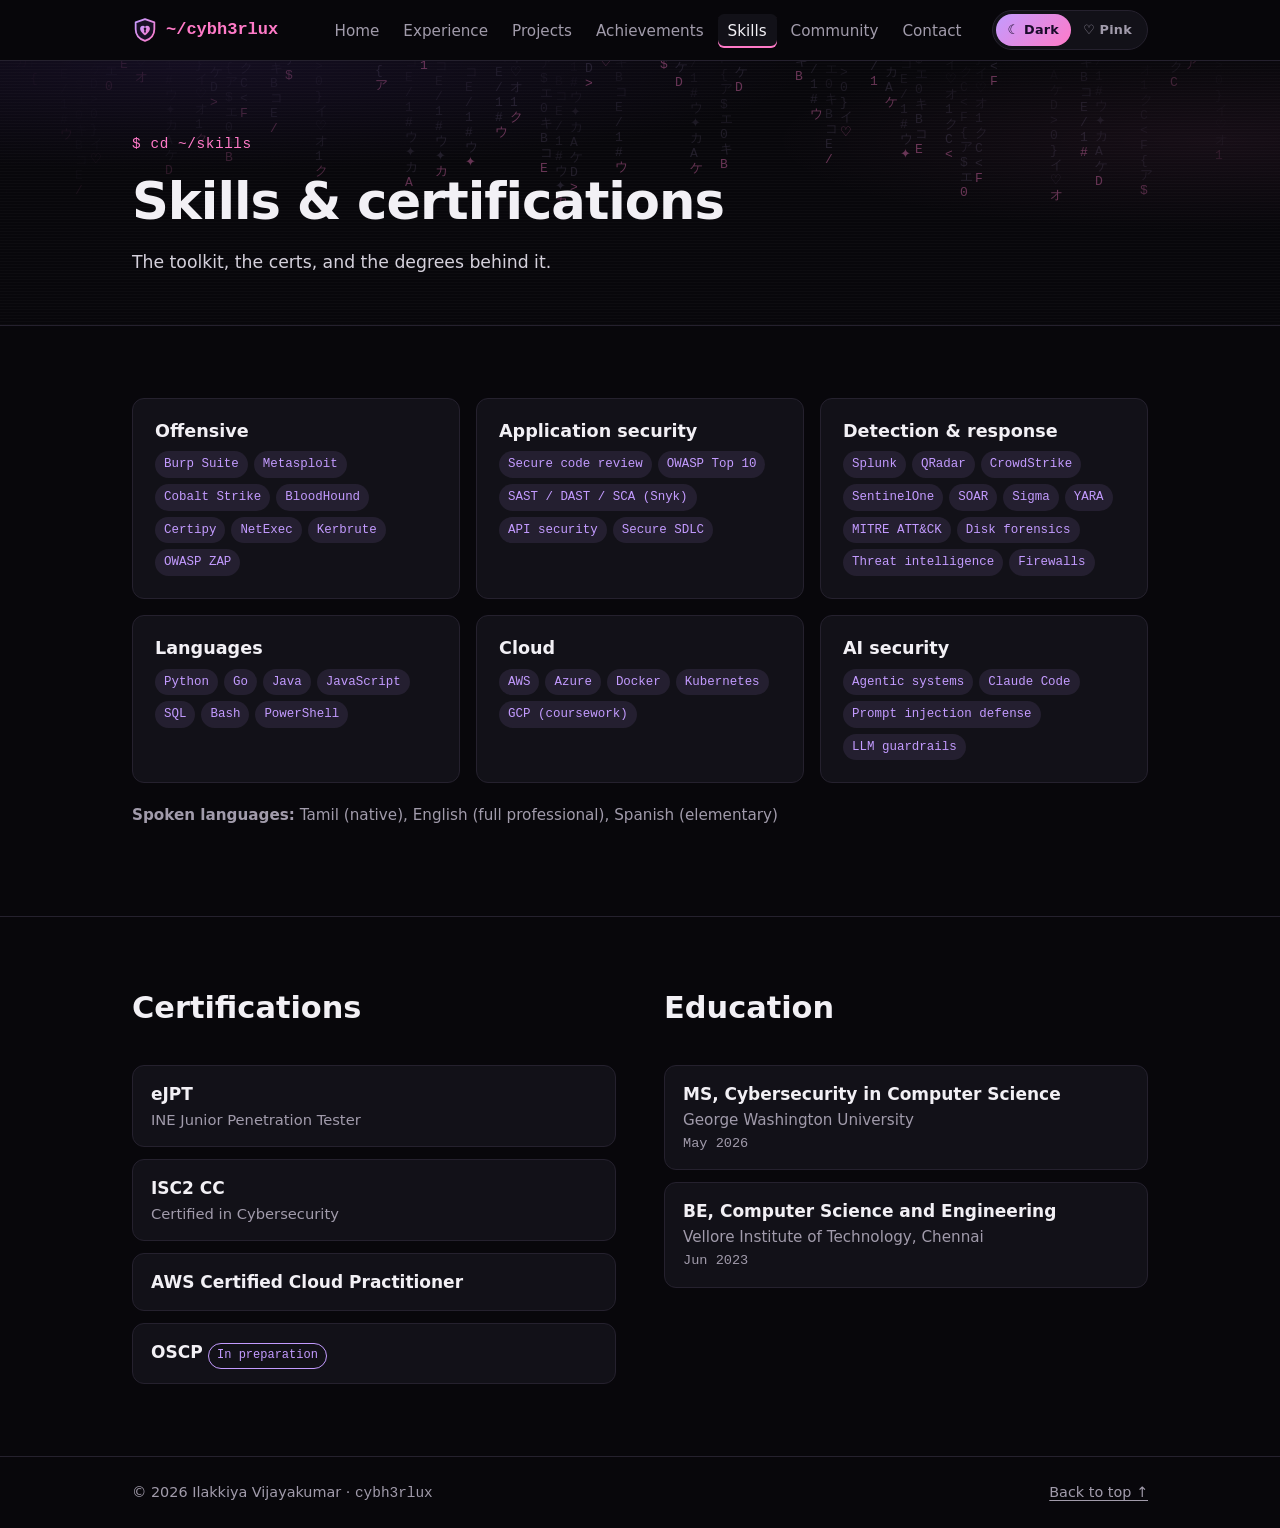
<file: skills.html>
<!doctype html>
<html lang="en">
<head>
  <meta charset="utf-8">
  <meta name="viewport" content="width=device-width, initial-scale=1">
  <title>Skills & Certifications | cybh3rlux</title>
  <meta name="description" content="Skills, certifications, and education of Ilakkiya Vijayakumar.">
  <meta name="theme-color" content="#08070b">
  <meta property="og:type" content="website">
  <meta property="og:title" content="Skills & Certifications | cybh3rlux">
  <meta property="og:description" content="Skills, certifications, and education of Ilakkiya Vijayakumar.">
  <meta property="og:url" content="https://ilakkiya-v.github.io/skills.html">
  <meta property="og:site_name" content="cybh3rlux">
  <meta property="og:image" content="https://ilakkiya-v.github.io/assets/og-card.jpg?v=2">
  <meta property="og:image:type" content="image/jpeg">
  <meta property="og:image:width" content="1200">
  <meta property="og:image:height" content="630">
  <meta property="og:image:alt" content="cybh3rlux: Ilakkiya Vijayakumar, penetration tester and application security engineer">
  <meta name="twitter:card" content="summary_large_image">
  <meta name="twitter:image" content="https://ilakkiya-v.github.io/assets/og-card.jpg?v=2">
  <link rel="icon" href="assets/logo.svg" type="image/svg+xml">
  <script>document.documentElement.classList.add("js");try{if(localStorage.getItem("theme")==="pink")document.documentElement.dataset.theme="pink"}catch(e){}</script>
  <link rel="stylesheet" href="styles.css">
</head>
<body>
  <a class="skip-link" href="#main">Skip to content</a>

  <header class="site-header" id="top">
    <nav class="nav container" aria-label="Main">
      <a class="brand" href="index.html" aria-label="cybh3rlux, home"><img src="assets/logo.svg" width="26" height="26" alt=""><span class="brand-text"><span aria-hidden="true">~/</span>cybh3rlux</span></a>
      <div class="nav-actions">
        <div class="theme-switch" role="group" aria-label="Color theme">
          <button type="button" data-theme-choice="dark" aria-pressed="true">Dark</button>
          <button type="button" data-theme-choice="pink" aria-pressed="false">Pink</button>
        </div>
        <button class="nav-toggle" aria-expanded="false" aria-controls="nav-links">
          <span class="sr-only">Menu</span>
          <svg aria-hidden="true" width="22" height="22" viewBox="0 0 24 24" fill="none" stroke="currentColor" stroke-width="2" stroke-linecap="round"><path d="M4 7h16M4 12h16M4 17h16"/></svg>
        </button>
      </div>
      <ul class="nav-links" id="nav-links">
        <li><a href="index.html">Home</a></li>
        <li><a href="experience.html">Experience</a></li>
        <li><a href="projects.html">Projects</a></li>
        <li><a href="achievements.html">Achievements</a></li>
        <li><a href="skills.html" aria-current="page">Skills</a></li>
        <li><a href="community.html">Community</a></li>
        <li><a href="contact.html">Contact</a></li>
      </ul>
    </nav>
  </header>

  <main id="main">
    <section class="page-hero" aria-labelledby="page-title">
      <canvas class="rain" aria-hidden="true"></canvas>
      <div class="container">
        <p class="eyebrow mono"><span aria-hidden="true">$ </span>cd ~/skills</p>
        <h1 id="page-title" data-scramble>Skills &amp; certifications</h1>
        <p class="page-lead">The toolkit, the certs, and the degrees behind it.</p>
      </div>
    </section>

    <!-- SKILLS -->
    <section id="skills" class="section" aria-labelledby="page-title">
      <div class="container">
        <div class="skills-grid">
          <div class="card">
            <h3>Offensive</h3>
            <p class="tags"><span>Burp Suite</span><span>Metasploit</span><span>Cobalt Strike</span><span>BloodHound</span><span>Certipy</span><span>NetExec</span><span>Kerbrute</span><span>OWASP ZAP</span></p>
          </div>
          <div class="card">
            <h3>Application security</h3>
            <p class="tags"><span>Secure code review</span><span>OWASP Top 10</span><span>SAST / DAST / SCA (Snyk)</span><span>API security</span><span>Secure SDLC</span></p>
          </div>
          <div class="card">
            <h3>Detection &amp; response</h3>
            <p class="tags"><span>Splunk</span><span>QRadar</span><span>CrowdStrike</span><span>SentinelOne</span><span>SOAR</span><span>Sigma</span><span>YARA</span><span>MITRE ATT&amp;CK</span><span>Disk forensics</span><span>Threat intelligence</span><span>Firewalls</span></p>
          </div>
          <div class="card">
            <h3>Languages</h3>
            <p class="tags"><span>Python</span><span>Go</span><span>Java</span><span>JavaScript</span><span>SQL</span><span>Bash</span><span>PowerShell</span></p>
          </div>
          <div class="card">
            <h3>Cloud</h3>
            <p class="tags"><span>AWS</span><span>Azure</span><span>Docker</span><span>Kubernetes</span><span>GCP (coursework)</span></p>
          </div>
          <div class="card">
            <h3>AI security</h3>
            <p class="tags"><span>Agentic systems</span><span>Claude Code</span><span>Prompt injection defense</span><span>LLM guardrails</span></p>
          </div>
        </div>
        <p class="spoken"><strong>Spoken languages:</strong> Tamil (native), English (full professional), Spanish (elementary)</p>
      </div>
    </section>

    <!-- CERTIFICATIONS + EDUCATION -->
    <section id="credentials" class="section" aria-labelledby="certs-title">
      <div class="container two-col">
        <div>
          <h2 id="certs-title" class="section-title">Certifications</h2>
          <ul class="cert-list">
            <li><strong>eJPT</strong> <span>INE Junior Penetration Tester</span></li>
            <li><strong>ISC2 CC</strong> <span>Certified in Cybersecurity</span></li>
            <li><strong>AWS Certified Cloud Practitioner</strong></li>
            <li><strong>OSCP</strong> <span class="pill">In preparation</span></li>
          </ul>
        </div>
        <div>
          <h2 id="education-title" class="section-title">Education</h2>
          <ul class="edu-list">
            <li>
              <strong>MS, Cybersecurity in Computer Science</strong>
              <span>George Washington University</span>
              <span class="meta mono">May 2026</span>
            </li>
            <li>
              <strong>BE, Computer Science and Engineering</strong>
              <span>Vellore Institute of Technology, Chennai</span>
              <span class="meta mono">Jun 2023</span>
            </li>
          </ul>
        </div>
      </div>
    </section>
  </main>

  <footer class="site-footer">
    <div class="container">
      <p>© <span id="year">2026</span> Ilakkiya Vijayakumar · <span class="mono">cybh3rlux</span></p>
      <a href="#top">Back to top ↑</a>
    </div>
  </footer>

  <script src="script.js" defer></script>
</body>
</html>
</file>
<file: styles.css>
:root {
  --bg: #08070b;
  --bg-alt: #0c0b10;
  --surface: #121118;
  --border: #25212e;
  --text: #f2f0f5;
  --text-soft: #d5d1dc;
  --muted: #a19bab;
  --accent: #c39bff;
  --accent-2: #ff7ac8;
  --accent-dim: rgba(195, 155, 255, 0.10);
  --pink-dim: rgba(255, 122, 200, 0.11);
  --on-accent: #1a0b2b;
  --header-bg: rgba(8, 7, 11, 0.9);
  --term-bg: #060509;
  --glow: rgba(160, 100, 255, 0.25);
  --glow-2: rgba(255, 122, 200, 0.25);
  --rain-1: #8a7aa6;
  --rain-2: #ff7ac8;
  --radius: 12px;
  --mono: ui-monospace, "SF Mono", "Cascadia Code", Menlo, Consolas, monospace;
  --sans: system-ui, -apple-system, "Segoe UI", Roboto, "Helvetica Neue", Arial, sans-serif;
  color-scheme: dark;
}

*, *::before, *::after { box-sizing: border-box; }
html { scroll-behavior: smooth; scroll-padding-top: 72px; }
@media (prefers-reduced-motion: reduce) { html { scroll-behavior: auto; } }

body {
  margin: 0;
  background: var(--bg);
  color: var(--text);
  font-family: var(--sans);
  font-size: 1.0625rem;
  line-height: 1.65;
  -webkit-font-smoothing: antialiased;
}

img { max-width: 100%; height: auto; display: block; }
a { color: var(--accent); text-underline-offset: 3px; }
a:hover { text-decoration-thickness: 2px; }
:focus-visible { outline: 2px solid var(--accent); outline-offset: 3px; border-radius: 4px; }
h1, h2, h3, h4 { line-height: 1.25; margin: 0 0 .5em; }
p { margin: 0 0 1em; }
ul { padding-left: 1.2em; }
.mono { font-family: var(--mono); }
.sr-only { position: absolute; width: 1px; height: 1px; padding: 0; margin: -1px; overflow: hidden; clip: rect(0 0 0 0); white-space: nowrap; border: 0; }

.container { width: 100%; max-width: 1080px; margin: 0 auto; padding: 0 16px; }
@media (min-width: 720px) { .container { padding: 0 32px; } }

.skip-link {
  position: absolute; left: 16px; top: -48px; z-index: 100;
  background: var(--accent); color: var(--on-accent); padding: 8px 14px; border-radius: 6px; font-weight: 600;
}
.skip-link:focus { top: 12px; }

/* Header / nav */
.site-header {
  position: sticky; top: 0; z-index: 50;
  background: var(--header-bg);
  border-bottom: 1px solid var(--border);
  backdrop-filter: blur(8px);
}
.nav { display: flex; align-items: center; justify-content: space-between; height: 60px; gap: 12px; }
.brand { font-family: var(--mono); font-weight: 700; color: var(--text); text-decoration: none; }
.brand span { color: var(--accent-2); }
.nav-links { list-style: none; display: flex; gap: 4px; margin: 0; padding: 0; }
.nav-links a { color: var(--muted); text-decoration: none; padding: 8px 10px; border-radius: 6px; font-size: .95rem; }
.nav-links a:hover, .nav-links a.active { color: var(--text); background: var(--surface); }
.nav-toggle { display: none; background: none; border: 1px solid var(--border); color: var(--text); border-radius: 6px; padding: 6px; cursor: pointer; }

@media (max-width: 1100px) {
  .nav-toggle { display: inline-flex; }
  .nav-links {
    display: none; position: absolute; top: 60px; left: 0; right: 0;
    flex-direction: column; gap: 0; padding: 8px 16px 16px;
    background: var(--bg); border-bottom: 1px solid var(--border);
  }
  .nav-links.open { display: flex; }
  .nav-links a { display: block; padding: 12px 8px; }
}

/* Hero */
.hero { position: relative; overflow: hidden; padding: 88px 0 72px; background: radial-gradient(ellipse 70% 60% at 15% 0%, rgba(140, 82, 255, 0.09), transparent 70%), radial-gradient(ellipse 50% 50% at 95% 30%, rgba(255, 122, 200, 0.06), transparent 70%); }
.eyebrow { color: var(--accent-2); font-size: .9rem; letter-spacing: .04em; margin-bottom: .75rem; }
.hero h1 { font-size: clamp(2.2rem, 7vw, 3.6rem); letter-spacing: -0.02em; margin-bottom: .4em; }
.tagline { font-size: clamp(1.1rem, 2.6vw, 1.35rem); color: var(--text); max-width: 46ch; }
.location { display: flex; align-items: center; gap: 8px; color: var(--muted); font-size: .97rem; }
.location svg { flex: none; color: var(--accent); }

.btn-row { display: flex; flex-wrap: wrap; gap: 10px; margin-top: 1.5rem; }
.btn {
  display: inline-flex; align-items: center; gap: 8px;
  padding: 10px 18px; border-radius: 8px;
  border: 1px solid var(--border); background: var(--surface);
  color: var(--text); text-decoration: none; font-weight: 600; font-size: .97rem;
  transition: border-color .15s, background .15s;
}
.btn:hover { border-color: var(--accent); }
.btn-primary { background: linear-gradient(135deg, var(--accent), var(--accent-2)); border-color: transparent; color: var(--on-accent); }
.btn-primary:hover { filter: brightness(1.08); border-color: transparent; }
.btn-small { padding: 7px 14px; font-size: .9rem; }

.stat-num { font-family: var(--mono); font-size: 1.6rem; font-weight: 700; color: var(--accent); line-height: 1.2; }

/* Sections */
.section { padding: 72px 0; }
.section + .section { border-top: 1px solid var(--border); }
.section-title { font-size: clamp(1.5rem, 3.5vw, 1.9rem); margin-bottom: 1.25em; }
.section-title .mono { color: var(--accent); font-size: .8em; margin-right: 6px; }
.sub-title { font-size: 1.1rem; margin-top: 1.5em; }
.meta { color: var(--muted); font-size: .9rem; }
.mono.meta { font-size: .85rem; }

/* About */
.about-grid { display: grid; gap: 32px; align-items: start; }
@media (min-width: 800px) { .about-grid { grid-template-columns: 1.5fr 1fr; gap: 48px; } }
.about-photo { margin: 0; max-width: 340px; justify-self: center; }
.about-photo img { border-radius: var(--radius); border: 1px solid var(--border); }
figcaption { color: var(--muted); font-size: .88rem; margin-top: 8px; }

/* Experience: glowing timeline of cards */
.timeline { list-style: none; padding: 0; margin: 0; position: relative; --progress: 1; }
.timeline::before, .timeline::after { content: ""; position: absolute; left: 7px; top: 6px; bottom: 6px; width: 2px; border-radius: 2px; }
.timeline::before { background: var(--border); }
.timeline::after {
  background: linear-gradient(180deg, var(--accent-2), var(--accent) 60%, transparent);
  box-shadow: 0 0 12px var(--glow-2);
  transform: scaleY(var(--progress)); transform-origin: top;
}
.job {
  position: relative; margin: 0 0 26px 40px; padding: 22px 24px 20px;
  background: linear-gradient(160deg, rgba(255, 255, 255, 0.025), transparent 40%), var(--surface);
  border: 1px solid var(--border); border-radius: var(--radius);
  transition: border-color .25s, box-shadow .3s, transform .3s;
}
.job:hover { border-color: var(--accent); box-shadow: 0 0 0 1px var(--accent-dim), 0 14px 40px -14px var(--glow), 0 0 26px -8px var(--glow-2); }
.job-node {
  position: absolute; left: -40px; top: 26px; width: 16px; height: 16px; border-radius: 50%;
  background: var(--bg); border: 2px solid var(--accent-2); box-shadow: 0 0 10px var(--glow-2);
}
.job-current .job-node { background: var(--accent-2); }
.job-current .job-node::after {
  content: ""; position: absolute; inset: -6px; border-radius: 50%; border: 2px solid var(--accent-2); opacity: 0;
}
.job-head { margin-bottom: 12px; }
.job-date { margin: 0 0 6px; font-family: "JetBrains Mono", var(--mono); font-size: .76rem; letter-spacing: .08em; text-transform: uppercase; color: var(--muted); }
.live {
  display: inline-flex; align-items: center; gap: 6px; margin-left: 10px; padding: 1px 9px; border-radius: 999px;
  background: var(--pink-dim); color: var(--accent-2); border: 1px solid rgba(255, 122, 200, 0.4); font-weight: 600; letter-spacing: .1em;
}
.live::before { content: ""; width: 6px; height: 6px; border-radius: 50%; background: currentColor; box-shadow: 0 0 8px currentColor; }
.job-co {
  font-family: "Space Grotesk", var(--sans); font-weight: 700; font-size: clamp(1.4rem, 3.2vw, 1.85rem); letter-spacing: -0.015em; margin: 0 0 4px;
  background: linear-gradient(90deg, var(--text) 55%, var(--accent-2)); -webkit-background-clip: text; background-clip: text; color: transparent;
}
.job-role { margin: 0; font-family: "JetBrains Mono", var(--mono); font-size: .92rem; font-weight: 600; color: var(--accent); }
.job-role span { color: var(--accent-2); }
.job-sum { margin: 0 0 14px; padding: 10px 14px; border-left: 2px solid var(--accent-2); background: var(--pink-dim); border-radius: 0 8px 8px 0; color: var(--text); font-size: 1rem; }
.job-points { list-style: none; padding: 0; margin: 0; color: var(--text-soft); font-size: .98rem; }
.job-points li { position: relative; padding-left: 1.4em; margin-bottom: .55em; }
.job-points li::before { content: "▹"; position: absolute; left: 0; top: 0; color: var(--accent-2); }
.job-points strong { font-family: "Space Grotesk", var(--sans); font-weight: 700; color: var(--text); }
.job-tags { margin: 14px 0 0; }
@media (max-width: 600px) {
  .job { margin-left: 30px; padding: 18px 16px 16px; }
  .job-node { left: -30px; width: 14px; height: 14px; }
  .live { margin-left: 6px; }
}
@media (prefers-reduced-motion: no-preference) {
  .job-current .job-node::after { animation: node-ping 2.2s ease-out infinite; }
  .live::before { animation: live-blink 1.4s steps(2, start) infinite; }
  .job:hover, .js .job.reveal-on.in:hover { transform: translateY(-3px); }
  .js .job.reveal-on { transition: opacity .6s ease, transform .6s ease, border-color .25s, box-shadow .3s; transition-delay: var(--d, 0ms), var(--d, 0ms), 0s, 0s; }
  .js .job.reveal-on.in { transition-delay: 0s; }
  .js .job.reveal-on { transform: translateX(-28px); }
  .js .job.reveal-on .job-node { transform: scale(0); transition: transform .5s cubic-bezier(.3, 1.6, .5, 1) .15s; }
  .js .job.reveal-on.in .job-node { transform: none; }
  .js .job.reveal-on .job-points li, .js .job.reveal-on .job-tags span { opacity: 0; transform: translateX(-10px); transition: opacity .45s ease, transform .45s ease; }
  .js .job.reveal-on.in .job-points li, .js .job.reveal-on.in .job-tags span { opacity: 1; transform: none; }
  .js .job.reveal-on .job-points li:nth-child(1) { transition-delay: .25s; }
  .js .job.reveal-on .job-points li:nth-child(2) { transition-delay: .33s; }
  .js .job.reveal-on .job-points li:nth-child(3) { transition-delay: .41s; }
  .js .job.reveal-on .job-points li:nth-child(4) { transition-delay: .49s; }
  .js .job.reveal-on .job-points li:nth-child(5) { transition-delay: .57s; }
  .js .job.reveal-on .job-points li:nth-child(6) { transition-delay: .65s; }
  .js .job.reveal-on .job-points li:nth-child(7) { transition-delay: .73s; }
  .js .job.reveal-on .job-points li:nth-child(8) { transition-delay: .81s; }
  .js .job.reveal-on .job-tags span { transition-delay: .85s; }
  .js .job.reveal-on .job-co { background-size: 200% 100%; background-image: linear-gradient(90deg, var(--text) 30%, var(--accent-2) 50%, var(--text) 70%); background-position: 100% 0; transition: background-position 1.2s ease .2s; }
  .js .job.reveal-on.in .job-co { background-position: 0 0; }
}
@keyframes node-ping { 0% { transform: scale(.6); opacity: .9; } 100% { transform: scale(1.8); opacity: 0; } }
@keyframes live-blink { to { opacity: .25; } }

.earlier { margin-top: 8px; background: var(--surface); border: 1px solid var(--border); border-radius: var(--radius); padding: 14px 18px; }
.earlier summary { cursor: pointer; font-weight: 600; color: var(--muted); }
.earlier[open] summary { margin-bottom: 12px; }
.earlier-list { list-style: none; padding: 0; margin: 0; display: grid; gap: 12px; font-size: .95rem; color: var(--text-soft); }
.earlier-list .meta { margin-left: 6px; }

/* Cards */
.card { background: var(--surface); border: 1px solid var(--border); border-radius: var(--radius); padding: 22px; }
.card h3 { font-size: 1.1rem; }
.card p:last-child { margin-bottom: 0; }
.card-grid { display: grid; gap: 16px; grid-template-columns: repeat(auto-fill, minmax(280px, 1fr)); margin-top: 20px; }
.tags { display: flex; flex-wrap: wrap; gap: 6px; margin: 12px 0 0; }
.tags span { font-family: var(--mono); font-size: .78rem; padding: 3px 9px; border-radius: 999px; background: var(--accent-dim); color: var(--accent); }

.badge { display: inline-block; font-size: .8rem; padding: 4px 10px; border-radius: 6px; background: var(--pink-dim); color: var(--accent-2); border: 1px solid rgba(255, 122, 200, 0.4); font-weight: 700; margin-bottom: 12px; }
.checklist { list-style: none; padding: 0; margin: 0; }
.checklist li { padding-left: 1.5em; position: relative; margin-bottom: .3em; }
.checklist li::before { content: "✓"; position: absolute; left: 0; color: var(--accent-2); font-weight: 700; }

/* Gallery */
.img-btn { all: unset; display: block; cursor: zoom-in; border-radius: 8px; }
.img-btn:focus-visible { outline: 2px solid var(--accent); outline-offset: 3px; }
.gallery { list-style: none; padding: 0; margin: 0 0 24px; display: grid; gap: 16px; grid-template-columns: 1fr; }
@media (min-width: 540px) { .gallery { grid-template-columns: repeat(2, 1fr); } }
@media (min-width: 1000px) { .gallery { grid-template-columns: repeat(4, 1fr); } }
.gallery img.contain { object-fit: contain; background: #1d2228; }
.gallery figure { margin: 0; height: 100%; background: var(--surface); border: 1px solid var(--border); border-radius: var(--radius); overflow: hidden; }
.gallery .img-btn { border-radius: 0; }
.gallery img { width: 100%; aspect-ratio: 4 / 3; object-fit: cover; object-position: center 30%; }
.gallery figcaption { padding: 12px 14px 14px; margin: 0; }
.gallery figcaption strong { display: block; color: var(--text); font-size: .97rem; margin-bottom: 2px; }

.two-col { display: grid; gap: 32px; }
@media (min-width: 800px) { .two-col { grid-template-columns: 1fr 1fr; gap: 48px; } }
.award-list { padding-left: 1.1em; margin: 0; }
.award-list li { margin-bottom: .45em; color: var(--text-soft); }
.award-list li::marker { color: var(--accent-2); }

/* Skills */
.skills-grid { display: grid; gap: 16px; grid-template-columns: repeat(auto-fill, minmax(300px, 1fr)); }
.skills-grid .tags { margin-top: 4px; }
.spoken { color: var(--muted); margin-top: 20px; font-size: .95rem; }

/* Certs & education */
.cert-list, .edu-list { list-style: none; padding: 0; margin: 0; display: grid; gap: 12px; }
.cert-list li, .edu-list li { background: var(--surface); border: 1px solid var(--border); border-radius: var(--radius); padding: 14px 18px; }
.cert-list span { color: var(--muted); display: block; font-size: .92rem; }
.cert-list .pill { display: inline-block; font-family: var(--mono); font-size: .75rem; padding: 2px 8px; border-radius: 999px; border: 1px solid var(--accent); color: var(--accent); margin-top: 4px; }
.edu-list span { display: block; color: var(--muted); font-size: .95rem; }

/* Contact */
.contact-lead { max-width: 60ch; color: var(--text-soft); }
.contact-links { list-style: none; padding: 0; margin: 20px 0 0; display: flex; flex-wrap: wrap; gap: 12px; }
.contact-links a {
  display: inline-flex; align-items: center; gap: 10px;
  padding: 14px 20px; border-radius: var(--radius);
  background: var(--surface); border: 1px solid var(--border);
  color: var(--text); text-decoration: none; font-weight: 600; word-break: break-all;
}
.contact-links a:hover { border-color: var(--accent); }
.contact-links svg { color: var(--accent); flex: none; }

/* Footer */
.site-footer { border-top: 1px solid var(--border); padding: 24px 0; color: var(--muted); font-size: .9rem; }
.site-footer .container { display: flex; justify-content: space-between; flex-wrap: wrap; gap: 8px; }
.site-footer p { margin: 0; }
.site-footer a { color: var(--muted); }

/* Lightbox */
.lightbox { border: 1px solid var(--border); border-radius: var(--radius); background: var(--bg); color: var(--text); padding: 12px; max-width: min(1100px, 94vw); max-height: 94vh; }
.lightbox::backdrop { background: rgba(0, 0, 0, 0.85); }
.lightbox img { max-height: 80vh; width: auto; margin: 0 auto; border-radius: 6px; }
.lightbox-caption { text-align: center; color: var(--muted); margin: 10px 0 0; font-size: .95rem; }
.lightbox-close {
  position: absolute; top: 6px; right: 6px; width: 40px; height: 40px;
  background: rgba(13, 9, 21, 0.85); color: var(--text);
  border: 1px solid var(--border); border-radius: 50%; font-size: 1.5rem; line-height: 1; cursor: pointer;
}

/* Handle + about quote */
.handle { font-family: var(--mono); font-size: clamp(1rem, 2.4vw, 1.2rem); color: var(--accent); margin: -.2em 0 1em; }
.handle span { color: var(--accent-2); }
.hero h1 { background: linear-gradient(90deg, var(--text) 40%, #e3c8ff 75%, var(--accent-2)); -webkit-background-clip: text; background-clip: text; color: transparent; }
.calling { font-size: 1.2rem; font-weight: 600; margin-top: 1.4em; padding-left: 16px; border-left: 3px solid var(--accent-2); color: var(--text); }
.stat-num { background: linear-gradient(90deg, var(--accent), var(--accent-2)); -webkit-background-clip: text; background-clip: text; color: transparent; }
.contact-links svg { color: var(--accent-2); }

/* ---------- Text selection ---------- */
::selection { background: #ff7ac8; color: #1a0b2b; }

/* ---------- Brand logo + nav actions ---------- */
.brand { display: inline-flex; align-items: center; gap: 8px; }
.brand img { flex: none; }
.nav-actions { display: flex; align-items: center; gap: 8px; order: 3; }
@media (min-width: 1101px) { .nav-links { order: 2; margin-left: auto; margin-right: 8px; } }
/* ---------- Blinking cursor ---------- */
.cursor { display: inline-block; width: .55em; height: 1.05em; margin-left: 3px; vertical-align: -0.15em; background: var(--accent-2); }
@media (prefers-reduced-motion: no-preference) {
  .cursor { animation: blink 1.1s steps(1) infinite; }
}
@keyframes blink { 50% { opacity: 0; } }

/* ---------- Glitch on handle hover ---------- */
.glitch { position: relative; display: inline-block; }
@media (prefers-reduced-motion: no-preference) {
  .glitch::before, .glitch::after {
    content: attr(data-text); position: absolute; inset: 0; opacity: 0; pointer-events: none;
  }
  .glitch::before { color: var(--accent-2); }
  .glitch::after { color: #6ee7ff; }
  .handle:hover .glitch::before { opacity: .85; animation: glitch-a .35s steps(2) 3; }
  .handle:hover .glitch::after { opacity: .85; animation: glitch-b .35s steps(2) 3; }
}
@keyframes glitch-a { 0% { transform: translate(-2px, 1px); clip-path: inset(0 0 55% 0); } 100% { transform: translate(2px, -1px); clip-path: inset(40% 0 0 0); } }
@keyframes glitch-b { 0% { transform: translate(2px, -1px); clip-path: inset(50% 0 0 0); } 100% { transform: translate(-2px, 1px); clip-path: inset(0 0 60% 0); } }

/* ---------- Hero terminal ---------- */
.hero-grid { display: grid; gap: 40px; align-items: center; }
@media (min-width: 960px) { .hero-grid { grid-template-columns: 1.25fr 1fr; } }
.terminal {
  background: var(--term-bg); border: 1px solid var(--border); border-radius: var(--radius);
  box-shadow: 0 20px 60px -20px var(--glow); overflow: hidden; min-width: 0;
}
.term-bar { display: flex; align-items: center; gap: 6px; padding: 10px 14px; background: var(--surface); border-bottom: 1px solid var(--border); }
.term-bar span { width: 11px; height: 11px; border-radius: 50%; background: #ff7ac8; }
.term-bar span:nth-child(2) { background: #c39bff; }
.term-bar span:nth-child(3) { background: #6ee7ff; }
.term-bar em { margin-left: 8px; font-style: normal; font-family: var(--mono); font-size: .78rem; color: var(--muted); }
.term-body { margin: 0; padding: 16px 18px 18px; font-family: var(--mono); font-size: .88rem; line-height: 1.7; color: var(--text-soft); white-space: pre-wrap; min-height: 15.5em; }
.term-body b { color: var(--accent-2); font-weight: 700; }
.term-body i { font-style: normal; color: var(--text); }
.term-body .out { color: var(--accent); }
.term-body .wins { white-space: pre; }

/* ---------- Breaking barriers ---------- */
.section-lead { color: var(--text-soft); max-width: 62ch; margin-top: -0.6em; margin-bottom: 1.6em; }
.barriers { background: linear-gradient(180deg, rgba(255, 122, 200, 0.05), transparent 60%); }
.barrier-grid { list-style: none; padding: 0; margin: 0; display: grid; gap: 14px; grid-template-columns: repeat(auto-fill, minmax(250px, 1fr)); }
.barrier {
  display: flex; flex-direction: column; gap: 4px; padding: 18px 20px;
  background: var(--surface); border: 1px solid var(--border); border-radius: var(--radius);
  border-top: 3px solid var(--accent-2); color: var(--text-soft); font-size: .95rem;
}
.barrier-big { font-weight: 700; font-size: 1.15rem; color: var(--text); }

/* ---------- Capture the flag ---------- */
.ctf-card { background: var(--surface); border: 1px dashed var(--accent); border-radius: var(--radius); padding: 22px; max-width: 720px; }
.ctf-card code { font-family: var(--mono); font-size: .85em; background: var(--accent-dim); color: var(--accent); padding: 1px 6px; border-radius: 4px; }
.ctf-form { display: flex; flex-wrap: wrap; gap: 10px; margin-top: 6px; }
.ctf-form input {
  flex: 1 1 240px; min-width: 0; font-family: var(--mono); font-size: .95rem;
  background: var(--bg); color: var(--text); border: 1px solid var(--border); border-radius: 8px; padding: 10px 14px;
}
.ctf-form input:focus-visible { border-color: var(--accent); }
.ctf-form .btn { border: none; cursor: pointer; font: inherit; font-weight: 600; }
.ctf-result { margin: 12px 0 0; min-height: 1.5em; font-weight: 600; }
.ctf-result.ok { color: var(--accent-2); }
.ctf-result.bad { color: var(--muted); }

/* =========================================================
   Pink mode
   ========================================================= */
:root[data-theme="pink"] {
  --bg: #15060f;
  --bg-alt: #1b0814;
  --surface: #240f1c;
  --border: #4a1f3c;
  --text: #fff0f8;
  --text-soft: #f6d3e6;
  --muted: #d39bbd;
  --accent: #ff7ac8;
  --accent-2: #ffb0de;
  --accent-dim: rgba(255, 122, 200, 0.16);
  --pink-dim: rgba(255, 176, 222, 0.16);
  --on-accent: #2a0619;
  --header-bg: rgba(21, 6, 15, 0.88);
  --term-bg: #10040b;
  --glow: rgba(255, 122, 200, 0.45);
  --glow-2: rgba(255, 176, 222, 0.35);
  --rain-1: #ff7ac8;
  --rain-2: #ffb0de;
}
:root[data-theme="pink"] .hero,
:root[data-theme="pink"] .page-hero {
  background: radial-gradient(ellipse 70% 60% at 15% 0%, rgba(255, 122, 200, 0.22), transparent 70%), radial-gradient(ellipse 50% 50% at 95% 30%, rgba(255, 60, 160, 0.12), transparent 70%);
}
:root[data-theme="pink"] .hero h1 { background-image: linear-gradient(90deg, var(--text) 35%, #ffc6e8 70%, var(--accent)); }

/* Dark / Pink switch */
.theme-switch { display: inline-flex; padding: 3px; border-radius: 999px; background: var(--surface); border: 1px solid var(--border); }
.theme-switch button {
  font: inherit; font-size: .8rem; font-weight: 600; letter-spacing: .02em;
  padding: 5px 12px; border: 0; border-radius: 999px; background: transparent; color: var(--muted); cursor: pointer;
}
.theme-switch button[aria-pressed="true"] { background: linear-gradient(135deg, var(--accent), var(--accent-2)); color: var(--on-accent); }
.theme-switch button[data-theme-choice="pink"]::before { content: "♡ "; }
.theme-switch button[data-theme-choice="dark"]::before { content: "☾ "; }

/* =========================================================
   Page heroes (sub-pages) + code rain + scanlines
   ========================================================= */
.page-hero {
  position: relative; overflow: hidden; padding: 72px 0 48px; border-bottom: 1px solid var(--border);
  background: radial-gradient(ellipse 70% 60% at 15% 0%, rgba(140, 82, 255, 0.09), transparent 70%), radial-gradient(ellipse 50% 50% at 95% 30%, rgba(255, 122, 200, 0.06), transparent 70%);
}
.page-hero h1 { font-size: clamp(2rem, 6vw, 3.2rem); letter-spacing: -0.02em; margin-bottom: .3em; }
.page-lead { color: var(--text-soft); max-width: 58ch; font-size: 1.08rem; margin: 0; }
.hero > .container, .page-hero > .container { position: relative; z-index: 1; }
.rain { position: absolute; inset: 0; width: 100%; height: 100%; opacity: .55; pointer-events: none; z-index: 0;
  -webkit-mask-image: linear-gradient(90deg, transparent, #000 35%, #000 85%, transparent);
          mask-image: linear-gradient(90deg, transparent, #000 35%, #000 85%, transparent); }
.hero::after, .page-hero::after {
  content: ""; position: absolute; inset: 0; pointer-events: none; z-index: 0;
  background: repeating-linear-gradient(0deg, rgba(255, 255, 255, 0.018) 0 1px, transparent 1px 3px);
}
.page-hero + .section { border-top: 0; }

/* =========================================================
   Neon card hover
   ========================================================= */
.card, .barrier, .core, .explore-card, .gallery figure, .cert-list li, .edu-list li, .contact-links a {
  transition: border-color .2s, box-shadow .25s, transform .25s;
}
.card:hover, .barrier:hover, .core:hover, .explore-card:hover, .gallery figure:hover, .cert-list li:hover, .edu-list li:hover {
  border-color: var(--accent);
  box-shadow: 0 0 0 1px var(--accent-dim), 0 12px 40px -12px var(--glow), 0 0 24px -6px var(--glow-2);
}
@media (prefers-reduced-motion: no-preference) {
  .card:hover, .barrier:hover, .core:hover, .explore-card:hover, .gallery figure:hover { transform: translateY(-3px); }
}
.btn-primary { box-shadow: 0 6px 24px -8px var(--glow); }

/* =========================================================
   Scroll reveal (only when JS runs and motion is OK)
   ========================================================= */
@media (prefers-reduced-motion: no-preference) {
  .js .reveal-on { opacity: 0; transform: translateY(18px); transition: opacity .6s ease, transform .6s ease; transition-delay: var(--d, 0ms); }
  .js .reveal-on.in { opacity: 1; transform: none; }
}

/* =========================================================
   About: core skills
   ========================================================= */
.core-skills { margin-top: 48px; }
.core-title { color: var(--accent-2); font-size: 1rem; font-weight: 600; letter-spacing: .03em; margin-bottom: 16px; }
.core-grid { list-style: none; padding: 0; margin: 0; display: grid; gap: 14px; grid-template-columns: repeat(auto-fill, minmax(290px, 1fr)); }
.core {
  position: relative; background: var(--surface); border: 1px solid var(--border); border-radius: var(--radius);
  padding: 20px 20px 18px; overflow: hidden;
}
.core::before {
  content: ""; position: absolute; left: 0; top: 0; bottom: 0; width: 3px;
  background: linear-gradient(180deg, var(--accent), var(--accent-2));
}
.core h4 { font-size: 1.05rem; margin: 10px 0 6px; }
.core p { color: var(--text-soft); font-size: .94rem; margin: 0; }
.core .tags { margin-top: 12px; }
.core-icon {
  display: inline-grid; place-items: center; min-width: 40px; height: 40px; padding: 0 8px; border-radius: 10px;
  font-family: var(--mono); font-weight: 700; font-size: 1.15rem; color: var(--accent-2); background: var(--pink-dim);
  border: 1px solid var(--border);
}

/* Explore cards (home) */
.explore-grid { list-style: none; padding: 0; margin: 0; display: grid; gap: 14px; grid-template-columns: repeat(auto-fill, minmax(260px, 1fr)); }
.explore-card {
  display: flex; flex-direction: column; gap: 4px; height: 100%; padding: 20px; text-decoration: none;
  background: var(--surface); border: 1px solid var(--border); border-radius: var(--radius); color: var(--text-soft);
}
.explore-card .mono { color: var(--accent-2); font-size: .82rem; }
.explore-card strong { color: var(--text); font-size: 1.12rem; }
.explore-card span:last-child { font-size: .93rem; }

/* Nav current page */
.nav-links a[aria-current="page"] { color: var(--text); background: var(--surface); box-shadow: inset 0 -2px 0 var(--accent-2); }

/* =========================================================
   Custom cursor (mouse only)
   ========================================================= */
@media (pointer: fine) {
  html, body {
    cursor: url("data:image/svg+xml,%3Csvg xmlns='http://www.w3.org/2000/svg' width='28' height='28' viewBox='0 0 28 28'%3E%3Cpath d='M3 2l19 10.5-8.2 1.7L9.6 22z' fill='%2308070b' stroke='%23ff7ac8' stroke-width='2' stroke-linejoin='round'/%3E%3Cpath d='M22 25.5s-3-1.9-3-4c0-1 .8-1.8 1.7-1.8.6 0 1 .3 1.3.7.3-.4.7-.7 1.3-.7.9 0 1.7.8 1.7 1.8 0 2.1-3 4-3 4z' fill='%23c39bff'/%3E%3C/svg%3E") 3 2, auto;
  }
  a, button, summary, .img-btn, label[for] {
    cursor: url("data:image/svg+xml,%3Csvg xmlns='http://www.w3.org/2000/svg' width='32' height='32' viewBox='0 0 32 32'%3E%3Ccircle cx='16' cy='16' r='10' fill='none' stroke='%23ff7ac8' stroke-width='2'/%3E%3Cpath d='M16 1v7M16 24v7M1 16h7M24 16h7' stroke='%23c39bff' stroke-width='2' stroke-linecap='round'/%3E%3Cpath d='M16 20.5s-4-2.5-4-5.3c0-1.3 1-2.3 2.3-2.3.7 0 1.3.3 1.7.9.4-.6 1-.9 1.7-.9 1.3 0 2.3 1 2.3 2.3 0 2.8-4 5.3-4 5.3z' fill='%23ff7ac8'/%3E%3C/svg%3E") 16 16, pointer;
  }
  input, textarea { cursor: text; }
  .img-btn { cursor: zoom-in; }
}
.cursor-ring {
  position: fixed; left: 0; top: 0; width: 34px; height: 34px; margin: -17px 0 0 -17px; z-index: 9999;
  border: 1.5px solid var(--accent); border-radius: 50%; pointer-events: none; opacity: 0;
  box-shadow: 0 0 14px var(--glow), inset 0 0 8px var(--glow-2);
  transition: width .2s, height .2s, margin .2s, border-color .2s, opacity .3s;
}
.cursor-ring.on { opacity: .8; }
.cursor-ring.hover { width: 52px; height: 52px; margin: -26px 0 0 -26px; border-color: var(--accent-2); }
.spark {
  position: fixed; left: 0; top: 0; z-index: 9998; pointer-events: none; font-family: var(--mono); font-size: 12px; line-height: 1;
  color: var(--accent-2); text-shadow: 0 0 6px var(--glow-2); animation: spark .8s ease-out forwards;
}
@keyframes spark { to { opacity: 0; transform: translate(var(--dx), var(--dy)) scale(.4); } }
.theme-switch button { white-space: nowrap; }
@media (max-width: 420px) { .theme-switch button { padding: 5px 9px; font-size: .75rem; } .brand-text { font-size: .95rem; } }

/* Speaking (achievements page) */
.speaking { display: grid; gap: 24px; align-items: center; margin-bottom: 28px; padding: 22px; }
@media (min-width: 760px) { .speaking { grid-template-columns: minmax(0, 1fr) minmax(0, 1.2fr); gap: 32px; } }
.speaking-img { margin: 0; }
.speaking-img img { border-radius: 8px; border: 1px solid var(--border); }
.speaking-title { font-size: clamp(1.25rem, 2.6vw, 1.6rem); margin: 0 0 8px; }
.speaking-body p:last-child { margin-bottom: 0; color: var(--text-soft); }

/* project card screenshot + link */
.card-shot { margin: 0.25rem 0 0.9rem; }
.card-shot img { width: 100%; height: auto; border-radius: 8px; border: 1px solid var(--border); }
.card-link { margin: 0.6rem 0 0; font-size: 0.92rem; }

/* dark mode: quieter rain so purple never overpowers */
:root:not([data-theme="pink"]) .rain { opacity: .4; }
</file>
